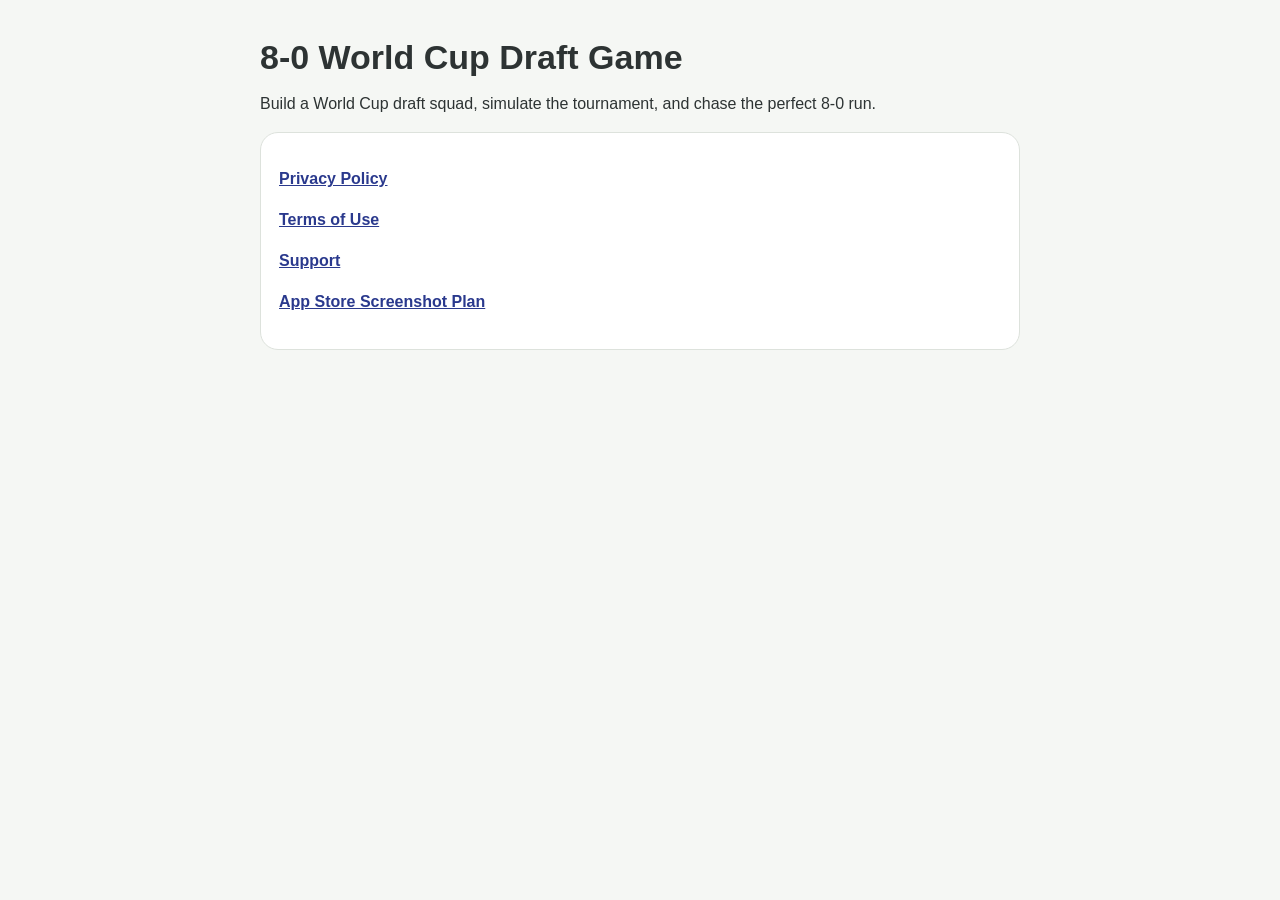
<file: docs/index.html>
<!doctype html>
<html lang="en">
<head>
  <meta charset="utf-8">
  <meta name="viewport" content="width=device-width, initial-scale=1">
  <title>8-0 World Cup Draft Game</title>
  <style>
    body{margin:0;font-family:Arial,Helvetica,sans-serif;line-height:1.55;background:#f5f7f4;color:#2d3333}
    main{max-width:760px;margin:0 auto;padding:40px 20px}
    h1{font-size:34px;line-height:1.05;margin:0 0 12px}
    a{color:#2A398D;font-weight:700}
    .card{background:#fff;border:1px solid #dde2dc;border-radius:18px;padding:18px;margin:16px 0}
  </style>
</head>
<body>
  <main>
    <h1>8-0 World Cup Draft Game</h1>
    <p>Build a World Cup draft squad, simulate the tournament, and chase the perfect 8-0 run.</p>
    <section class="card">
      <p><a href="privacy-policy.html">Privacy Policy</a></p>
      <p><a href="terms.html">Terms of Use</a></p>
      <p><a href="support.html">Support</a></p>
      <p><a href="app-store-screenshots.md">App Store Screenshot Plan</a></p>
    </section>
  </main>
</body>
</html>
</file>
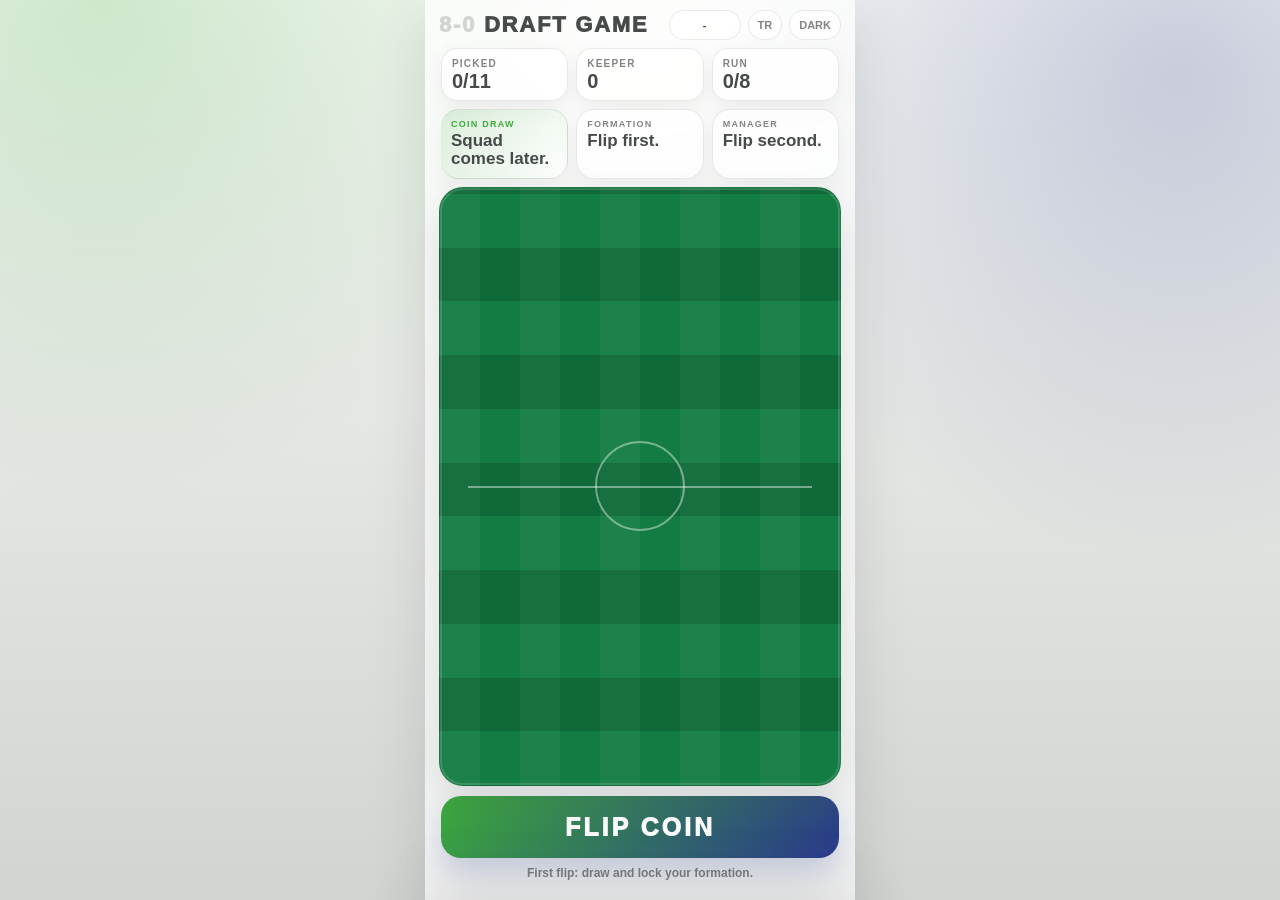
<file: Assets/StreamingAssets/Game/index.html>
﻿<!doctype html>
<html lang="en">
<head>
  <meta charset="utf-8">
  <meta name="viewport" content="width=device-width, initial-scale=1, viewport-fit=cover">
  <meta name="theme-color" content="#3CAC3B">
  <meta name="apple-mobile-web-app-capable" content="yes">
  <meta name="apple-mobile-web-app-title" content="Draft Game">
  <meta name="apple-mobile-web-app-status-bar-style" content="black-translucent">
  <meta name="mobile-web-app-capable" content="yes">
  <meta name="description" content="Build a World Cup draft XI and try to win eight straight matches.">
  <title>8-0 World Cup Draft Game</title>
  <link rel="manifest" href="manifest.webmanifest">
  <link rel="icon" href="assets/app-icon.svg" type="image/svg+xml">
  <link rel="apple-touch-icon" href="assets/world-cup-trophy.png">
  <style>
    :root {
      --bg: #474A4A;
      --panel: #17263a;
      --panel-2: #2A398D;
      --line: rgba(255,255,255,.42);
      --ink: #eff7ff;
      --muted: #8fa8c4;
      --lime: #3CAC3B;
      --amber: #D1D4D1;
      --red: #E61D25;
      --blue: #2A398D;
      --wc-light: #D1D4D1;
      --wc-dark: #474A4A;
      --app-bg:
        radial-gradient(circle at 8% 0%, rgba(60,172,59,.22), transparent 34%),
        radial-gradient(circle at 92% 8%, rgba(42,57,141,.22), transparent 34%),
        linear-gradient(180deg, #F7F8F5, var(--wc-light));
      --surface: rgba(255,255,255,.72);
      --surface-soft: rgba(255,255,255,.74);
      --surface-strong: rgba(255,255,255,.92);
      --text-main: #474A4A;
      --text-muted-soft: rgba(71,74,74,.68);
      --soft-border: rgba(71,74,74,.12);
      --soft-shadow: rgba(71,74,74,.16);
    }
    body.theme-dark {
      --app-bg:
        radial-gradient(circle at 8% 0%, rgba(60,172,59,.2), transparent 34%),
        radial-gradient(circle at 92% 8%, rgba(42,57,141,.32), transparent 34%),
        linear-gradient(180deg, #202525, #474A4A);
      --surface: rgba(34,39,39,.78);
      --surface-soft: rgba(34,39,39,.82);
      --surface-strong: rgba(34,39,39,.94);
      --text-main: #F7F8F5;
      --text-muted-soft: rgba(247,248,245,.68);
      --soft-border: rgba(247,248,245,.13);
      --soft-shadow: rgba(0,0,0,.28);
    }
    * { box-sizing: border-box; }
    body {
      margin: 0;
      min-height: 100vh;
      display: grid;
      place-items: center;
      background: var(--app-bg);
      color: var(--text-main);
      font-family: Arial, Helvetica, sans-serif;
    }
    .phone {
      width: min(430px, 100vw);
      height: 100dvh;
      max-height: 900px;
      display: flex;
      flex-direction: column;
      overflow: hidden;
      background: var(--surface);
      color: var(--text-main);
      backdrop-filter: blur(10px);
      box-shadow: 0 18px 50px var(--soft-shadow);
    }
    header {
      padding: calc(env(safe-area-inset-top) + 10px) 14px 8px;
      display: grid;
      grid-template-columns: minmax(46px, 1fr) auto auto auto;
      align-items: center;
      gap: 7px;
      min-width: 0;
    }
    .brand {
      min-width: 0;
      font-weight: 950;
      letter-spacing: .08em;
      font-size: 22px;
      white-space: nowrap;
      overflow: hidden;
      text-overflow: ellipsis;
    }
    .brand span { color: var(--amber); }
    .brand em {
      font-style: normal;
    }
    .pill, .lang, .theme-toggle {
      min-width: 0;
      border: 1px solid var(--soft-border);
      color: var(--text-muted-soft);
      border-radius: 999px;
      padding: 8px 9px;
      font-size: 11px;
      font-weight: 850;
      background: var(--surface);
    }
    .pill {
      min-width: 72px;
      color: var(--text-main);
      text-align: center;
      white-space: nowrap;
    }
    .lang, .theme-toggle { cursor: pointer; }
    .hud {
      display: grid;
      grid-template-columns: repeat(3, 1fr);
      gap: 8px;
      padding: 0 16px 8px;
    }
    .chip {
      background: var(--surface-soft);
      border: 1px solid var(--soft-border);
      border-radius: 16px;
      padding: 9px 10px;
      box-shadow: 0 8px 20px rgba(71,74,74,.08);
    }
    .chip small {
      display: block;
      color: var(--text-muted-soft);
      font-size: 10px;
      font-weight: 850;
      letter-spacing: .12em;
      text-transform: uppercase;
    }
    .chip b {
      display: block;
      margin-top: 2px;
      font-size: 20px;
      line-height: 1;
      color: var(--text-main);
    }
    .draw {
      margin: 0 16px 8px;
      display: grid;
      grid-template-columns: 1fr 1fr 1fr;
      gap: 8px;
    }
    .draw-card {
      min-height: 58px;
      padding: 9px 10px;
      border-radius: 18px;
      background: var(--surface-soft);
      border: 1px solid var(--soft-border);
      box-shadow: 0 8px 20px rgba(71,74,74,.08);
    }
    .draw-card.primary {
      border-left: 0;
      background: linear-gradient(135deg, rgba(60,172,59,.16), var(--surface-soft));
    }
    .draw-card small {
      display: block;
      color: var(--text-muted-soft);
      font-weight: 900;
      font-size: 9px;
      letter-spacing: .14em;
      text-transform: uppercase;
    }
    .draw-card.primary small { color: var(--lime); }
    .draw-card b {
      display: block;
      margin-top: 3px;
      font-size: 17px;
      line-height: 1.08;
      color: var(--text-main);
    }
    .pitch-wrap {
      flex: 1;
      min-height: 0;
      padding: 0 14px;
      display: flex;
    }
    .pitch {
      position: relative;
      flex: 1;
      border-radius: 24px;
      overflow: hidden;
      border: 1px solid var(--soft-border);
      box-shadow: inset 0 0 0 2px rgba(255,255,255,.14), 0 18px 42px var(--soft-shadow);
      background:
        linear-gradient(90deg, rgba(255,255,255,.04) 50%, transparent 50%) 0 0 / 80px 100%,
        repeating-linear-gradient(0deg, #137c43 0 9%, #0f6938 9% 18%);
    }
    .pitch:before {
      content: "";
      position: absolute;
      left: 7%;
      right: 7%;
      top: 50%;
      border-top: 2px solid var(--line);
    }
    .pitch:after {
      content: "";
      position: absolute;
      width: 86px;
      height: 86px;
      left: 50%;
      top: 50%;
      transform: translate(-50%, -50%);
      border: 2px solid var(--line);
      border-radius: 50%;
    }
    .slot {
      position: absolute;
      transform: translate(-50%, -50%);
      width: 78px;
      text-align: center;
      z-index: 1;
    }
    .slot.choice { cursor: pointer; }
    .slot.choice .disc {
      border-color: #fff;
      box-shadow: 0 0 0 4px rgba(167,240,68,.18), 0 0 24px rgba(167,240,68,.34);
      animation: pulse .9s infinite alternate;
    }
    @keyframes pulse { to { transform: scale(1.08); } }
    .disc {
      width: 44px;
      height: 44px;
      margin: 0 auto;
      display: grid;
      place-items: center;
      border: 2px dashed rgba(255,255,255,.72);
      border-radius: 50%;
      background: rgba(0,0,0,.25);
      font-weight: 950;
      font-size: 12px;
      color: #fff;
    }
    .filled .disc {
      border: 0;
      background: linear-gradient(160deg, var(--lime), #28a84f);
      color: #08200f;
    }
    .name {
      margin-top: 4px;
      min-height: 18px;
      overflow: hidden;
      font-size: 10px;
      font-weight: 850;
      color: #fff;
      text-shadow: none;
      display: inline-flex;
      align-items: center;
      justify-content: center;
      max-width: 76px;
      padding: 2px 6px;
      border-radius: 999px;
      background: rgba(42,57,141,.84);
    }
    .slot:not(.filled) .name { display: none; }
    .action {
      padding: 10px 16px calc(16px + env(safe-area-inset-bottom));
    }
    button {
      font: inherit;
      border: 0;
      cursor: pointer;
    }
    .coin-btn {
      width: 100%;
      height: 62px;
      border-radius: 20px;
      background: linear-gradient(135deg, var(--lime), var(--blue));
      color: #fff;
      font-size: 25px;
      font-weight: 950;
      letter-spacing: .12em;
      box-shadow: 0 14px 30px rgba(42,57,141,.22);
    }
    .coin-btn:disabled {
      opacity: .45;
      box-shadow: none;
    }
    .hint {
      min-height: 18px;
      margin-top: 8px;
      color: var(--text-muted-soft);
      text-align: center;
      font-size: 12px;
      font-weight: 750;
    }
    .sheet {
      position: fixed;
      left: 50%;
      bottom: 0;
      width: min(430px, 100vw);
      max-height: 72dvh;
      transform: translate(-50%, 105%);
      transition: transform .22s ease;
      z-index: 5;
      display: flex;
      flex-direction: column;
      border-radius: 26px 26px 0 0;
      border: 1px solid var(--soft-border);
      background: var(--surface-strong);
      box-shadow: 0 -22px 60px var(--soft-shadow);
      overflow: hidden;
    }
    .sheet.show { transform: translate(-50%, 0); }
    .grab {
      width: 44px;
      height: 4px;
      margin: 10px auto 6px;
      border-radius: 4px;
      background: rgba(71,74,74,.24);
    }
    .sheet-head {
      padding: 4px 16px 12px;
      border-bottom: 1px solid rgba(71,74,74,.1);
    }
    .sheet-head small {
      color: var(--text-muted-soft);
      font-weight: 850;
      letter-spacing: .1em;
      text-transform: uppercase;
    }
    .sheet-head h2 {
      margin: 2px 0 0;
      font-size: 24px;
      color: var(--text-main);
    }
    .players {
      padding: 10px 12px 18px;
      overflow-y: auto;
      display: grid;
      gap: 8px;
    }
    .player {
      width: 100%;
      margin: 0;
      padding: 12px;
      display: grid;
      grid-template-columns: 54px 1fr auto;
      gap: 12px;
      align-items: center;
      color: var(--text-main);
      background: linear-gradient(135deg, rgba(255,255,255,.68), rgba(209,212,209,.26));
      border: 1px solid var(--soft-border);
      border-radius: 18px;
      text-align: left;
      box-shadow: 0 10px 22px rgba(71,74,74,.09);
    }
    body.theme-dark .player {
      background: linear-gradient(135deg, rgba(255,255,255,.08), rgba(209,212,209,.04));
    }
    .player.star {
      border-color: rgba(245,183,45,.64);
      background: linear-gradient(135deg, rgba(245,183,45,.2), var(--surface-soft));
    }
    .player:not(:disabled):active { background: rgba(60,172,59,.12); }
    .player:disabled {
      opacity: .28;
      cursor: not-allowed;
      filter: grayscale(.8);
    }
    .num {
      width: 50px;
      height: 50px;
      display: grid;
      place-items: center;
      border-radius: 16px;
      background: linear-gradient(135deg, var(--lime), var(--blue));
      color: #fff;
      font-weight: 950;
      font-size: 20px;
    }
    .who b { display: block; font-size: 16px; line-height: 1.05; }
    .who b { color: var(--text-main); }
    .who span { color: var(--text-muted-soft); font-size: 12px; font-weight: 750; }
    .tag {
      min-width: 72px;
      padding: 7px 8px;
      display: grid;
      gap: 2px;
      justify-items: end;
      border-radius: 14px;
      background: rgba(42,57,141,.09);
      color: var(--blue);
      font-weight: 950;
      font-size: 12px;
    }
    .tag b {
      font-size: 23px;
      line-height: .9;
      color: var(--lime);
    }
    .tag small {
      color: var(--text-muted-soft);
      font-size: 10px;
      font-weight: 950;
    }
    .player.star .tag b { color: #c99a08; }
    .overlay {
      position: fixed;
      inset: 0;
      z-index: 4;
      display: none;
      background: rgba(0,0,0,.46);
    }
    .overlay.show { display: block; }
    .result {
      position: fixed;
      inset: 0;
      z-index: 10;
      display: none;
      padding: 18px 14px calc(18px + env(safe-area-inset-bottom));
      background: var(--app-bg);
      color: var(--text-main);
      overflow-y: auto;
    }
    .result.show { display: block; }
    .run-top {
      max-width: 620px;
      margin: 0 auto;
      padding: 8px 0 12px;
      border-bottom: 1px solid var(--soft-border);
    }
    .run-kicker {
      margin-top: 4px;
      color: var(--text-muted-soft);
      font-size: 11px;
      font-weight: 950;
      letter-spacing: .22em;
      text-transform: uppercase;
    }
    .run-title {
      margin: 6px 0 14px;
      font-size: 40px;
      line-height: 1;
      font-weight: 950;
      letter-spacing: -.03em;
    }
    .rating-grid {
      display: grid;
      grid-template-columns: repeat(4, 1fr);
      gap: 7px;
    }
    .rating-box {
      background: var(--surface-soft);
      border: 1px solid var(--soft-border);
      border-radius: 14px;
      padding: 9px 8px;
      box-shadow: 0 8px 20px rgba(71,74,74,.08);
    }
    .rating-box small {
      display: block;
      color: var(--text-muted-soft);
      font-size: 9px;
      font-weight: 950;
      letter-spacing: .16em;
    }
    .rating-box b {
      display: block;
      color: var(--lime);
      font-size: 23px;
      line-height: 1;
      margin-top: 2px;
      font-weight: 950;
    }
    .run-board {
      max-width: 620px;
      margin: 16px auto 0;
    }
    .match-card {
      background: var(--surface-strong);
      border: 1px solid var(--soft-border);
      border-radius: 22px;
      box-shadow: 0 16px 38px var(--soft-shadow);
      padding: 16px;
      position: relative;
      overflow: hidden;
    }
    .match-card::before {
      content: "";
      position: absolute;
      inset: 0 0 auto;
      height: 5px;
      background: linear-gradient(90deg, var(--lime), var(--blue), var(--red));
    }
    .match-head {
      display: grid;
      grid-template-columns: 1fr auto;
      gap: 10px;
      align-items: start;
    }
    .phase {
      color: var(--text-muted-soft);
      font-size: 11px;
      font-weight: 950;
      letter-spacing: .2em;
      text-transform: uppercase;
    }
    .opponent {
      display: block;
      margin-top: 5px;
      font-size: 27px;
      line-height: 1;
      font-weight: 950;
    }
    .opp-ratings {
      display: block;
      margin-top: 7px;
      color: var(--text-muted-soft);
      font-size: 10px;
      font-weight: 850;
      letter-spacing: .08em;
    }
    .live-score {
      color: var(--lime);
      font-size: 38px;
      line-height: .9;
      font-weight: 950;
      white-space: nowrap;
    }
    .clock-row {
      margin-top: 13px;
      display: flex;
      align-items: center;
      gap: 10px;
    }
    .clock {
      width: 44px;
      color: var(--text-main);
      font-weight: 950;
      font-size: 14px;
    }
    .bar {
      flex: 1;
      height: 8px;
      background: rgba(71,74,74,.13);
      border-radius: 999px;
      overflow: hidden;
    }
    .bar span {
      display: block;
      width: 0%;
      height: 100%;
      background: linear-gradient(90deg, var(--lime), var(--blue));
      transition: width .1s linear;
    }
    .event-log {
      min-height: 118px;
      margin-top: 8px;
      padding: 8px 0 8px 14px;
      border-left: 4px solid var(--lime);
      border-radius: 16px;
      background: var(--surface);
    }
    .event {
      display: grid;
      grid-template-columns: 44px 24px 1fr;
      align-items: center;
      gap: 8px;
      margin: 8px 0;
      font-size: 13px;
      font-weight: 950;
      text-transform: uppercase;
    }
    .event .minute { color: rgba(71,74,74,.72); }
    .event .ball {
      width: 16px;
      height: 16px;
      display: inline-grid;
      place-items: center;
      border-radius: 50%;
      background: var(--lime);
      color: transparent;
      font-size: 0;
    }
    .event .ball::before {
      content: "";
      width: 7px;
      height: 7px;
      border-radius: 50%;
      background: #fff;
    }
    .event.away .ball { background: var(--red); }
    .event.away .scorer { color: var(--red); }
    .event.card-yellow .ball,
    .event.card-red .ball,
    .event.drama .ball {
      width: 13px;
      height: 16px;
      border-radius: 3px;
    }
    .event.card-yellow .ball { background: #f4b43f; }
    .event.card-red .ball { background: var(--red); }
    .event.drama .ball {
      width: 17px;
      height: 17px;
      border-radius: 50%;
      background: var(--blue);
    }
    .event.card-yellow .ball::before,
    .event.card-red .ball::before,
    .event.drama .ball::before { display: none; }
    .event.card-yellow .scorer { color: #c99a08; }
    .event.card-red .scorer { color: var(--red); }
    .event.drama .scorer { color: var(--blue); }
    .event.pending {
      color: var(--text-muted-soft);
      text-transform: none;
      font-weight: 850;
      display: block;
      max-width: none;
      line-height: 1.35;
      padding-right: 12px;
    }
    .run-list {
      margin-top: 14px;
      display: grid;
      gap: 6px;
    }
    .past-match {
      display: grid;
      grid-template-columns: minmax(0, 1fr) 96px;
      width: 100%;
      gap: 10px;
      align-items: center;
      background: var(--surface);
      border: 1px solid var(--soft-border);
      border-radius: 16px;
      padding: 11px 13px;
      color: var(--text-muted-soft);
      font-size: 12px;
      font-weight: 850;
      text-align: left;
      cursor: pointer;
    }
    .past-match b {
      display: block;
      color: var(--text-main);
      font-size: 17px;
      margin-top: 2px;
    }
    .past-match .past-score {
      color: var(--lime);
      font-size: 23px;
      font-weight: 950;
      justify-self: end;
      width: 96px;
      display: block;
      text-align: right;
      white-space: nowrap;
      line-height: .95;
    }
    .past-score .score-text {
      display: block;
      text-align: right;
    }
    .past-score .pen-text {
      display: block;
      margin-top: 3px;
      color: var(--text-muted-soft);
      font-size: 11px;
      letter-spacing: .08em;
    }
    .past-score.loss { color: var(--red); }
    .past-score.draw { color: #c99a08; }
    .past-score.win { color: var(--lime); }
    .past-details {
      margin: -2px 8px 6px;
      padding: 8px 12px 10px;
      border-left: 3px solid var(--lime);
      border-radius: 0 0 14px 14px;
      background: rgba(255,255,255,.36);
    }
    body.theme-dark .past-details {
      background: rgba(0,0,0,.16);
    }
    .past-details .event {
      min-height: 22px;
      padding: 3px 0;
    }
    .past-details .empty {
      color: var(--text-muted-soft);
      font-size: 12px;
      font-weight: 850;
    }
    .group-table {
      background: var(--surface-strong);
      border: 1px solid var(--soft-border);
      border-radius: 18px;
      padding: 13px;
      box-shadow: 0 12px 30px var(--soft-shadow);
    }
    .group-table h3 {
      margin: 0 0 10px;
      color: var(--text-muted-soft);
      font-size: 11px;
      font-weight: 950;
      letter-spacing: .18em;
      text-transform: uppercase;
    }
    .group-row {
      display: grid;
      grid-template-columns: 24px minmax(0, 1fr) 30px 34px 34px;
      gap: 7px;
      align-items: center;
      padding: 7px 0;
      border-top: 1px solid var(--soft-border);
      font-size: 12px;
      font-weight: 900;
    }
    .group-row:first-of-type { border-top: 0; }
    .group-row span:nth-child(2) {
      overflow: hidden;
      text-overflow: ellipsis;
      white-space: nowrap;
      color: var(--text-main);
    }
    .group-row small {
      color: var(--text-muted-soft);
      font-size: 10px;
      font-weight: 950;
      text-align: right;
    }
    .group-row .pts {
      color: var(--lime);
      font-size: 15px;
    }
    .group-row.ours span:nth-child(2) { color: var(--blue); }
    .tournament-summary {
      display: grid;
      gap: 8px;
      margin: 12px 0;
      text-align: left;
    }
    .summary-line {
      display: grid;
      grid-template-columns: 1fr auto;
      gap: 10px;
      padding: 10px 12px;
      border-radius: 14px;
      background: var(--surface);
      border: 1px solid var(--soft-border);
      color: var(--text-muted-soft);
      font-size: 12px;
      font-weight: 900;
    }
    .summary-line b {
      color: var(--text-main);
      text-align: right;
    }
    .run-actions {
      max-width: 620px;
      margin: 16px auto 0;
      display: flex;
      gap: 10px;
    }
    .secondary {
      width: 100%;
      height: 50px;
      border-radius: 18px;
      background: var(--red);
      border: 0;
      box-shadow: 0 12px 24px rgba(230,29,37,.22);
      color: #fff;
      font-weight: 950;
      letter-spacing: .08em;
    }
    .secondary:disabled {
      opacity: .45;
      cursor: not-allowed;
      box-shadow: none;
    }
    .ghost {
      background: var(--surface);
      color: var(--text-main);
      border: 1px solid var(--soft-border);
      box-shadow: 0 10px 22px rgba(71,74,74,.1);
    }
    .champion-modal {
      position: fixed;
      inset: 0;
      z-index: 20;
      display: none;
      place-items: center;
      padding: 18px;
      background: rgba(20,24,24,.62);
      backdrop-filter: blur(8px);
    }
    .champion-modal.show { display: grid; }
    .champion-card {
      width: min(390px, 100%);
      max-height: calc(100dvh - 36px);
      overflow-y: auto;
      border-radius: 28px;
      padding: 24px;
      background: var(--surface-strong);
      border: 1px solid var(--soft-border);
      color: var(--text-main);
      text-align: center;
      box-shadow: 0 24px 80px rgba(0,0,0,.26);
    }
    .trophy {
      width: 116px;
      height: 116px;
      margin: 4px auto 14px;
      display: grid;
      place-items: center;
      border-radius: 34px;
      background: linear-gradient(135deg, rgba(245,183,45,.2), rgba(42,57,141,.22));
      box-shadow: 0 16px 42px rgba(230,29,37,.18), inset 0 -12px 24px rgba(71,74,74,.16);
      overflow: hidden;
    }
    .trophy img {
      width: 82px;
      height: 104px;
      object-fit: contain;
      filter: drop-shadow(0 10px 14px rgba(71,74,74,.28));
    }
    .champion-modal.lost .trophy {
      background: linear-gradient(135deg, rgba(230,29,37,.18), rgba(42,57,141,.32));
    }
    .champion-card h2 {
      margin: 0;
      font-size: 30px;
      line-height: 1;
      letter-spacing: -.02em;
    }
    .champion-card p {
      margin: 10px auto 18px;
      max-width: 300px;
      color: var(--text-muted-soft);
      font-weight: 750;
      line-height: 1.4;
    }
    .share-preview {
      width: 100%;
      border-radius: 18px;
      overflow: hidden;
      border: 1px solid var(--soft-border);
      background: #101b31;
      margin: 12px 0;
    }
    .share-preview img {
      display: block;
      width: 100%;
      height: auto;
    }
    .share-actions {
      display: grid;
      grid-template-columns: repeat(3, 1fr);
      gap: 8px;
      margin: 10px 0;
    }
    .share-actions button,
    .share-actions a {
      height: 42px;
      display: grid;
      place-items: center;
      border-radius: 14px;
      border: 1px solid var(--soft-border);
      background: var(--surface);
      color: var(--text-main);
      font-weight: 950;
      font-size: 12px;
      text-decoration: none;
    }
    .modal-actions {
      display: flex;
      gap: 10px;
      margin-top: 10px;
    }
    @media (max-width: 390px) {
      header {
        grid-template-columns: minmax(38px, 1fr) auto auto auto;
        padding-left: 12px;
        padding-right: 12px;
        gap: 5px;
      }
      .brand {
        font-size: 18px;
        letter-spacing: .03em;
      }
      .brand em {
        display: none;
      }
      .pill, .lang, .theme-toggle {
        padding: 7px 7px;
        font-size: 10px;
      }
      .pill {
        min-width: 68px;
      }
      .theme-toggle {
        min-width: 46px;
      }
    }
  </style>
</head>
<body>
  <main class="phone">
    <header>
      <div class="brand"><span>8-0</span><em> DRAFT GAME</em></div>
      <div class="pill" id="formationPill">-</div>
      <button class="lang" id="langBtn">TR</button>
      <button class="theme-toggle" id="themeBtn">DARK</button>
    </header>

    <section class="hud">
      <div class="chip"><small data-i18n="picked">Picked</small><b id="pickCount">0/11</b></div>
      <div class="chip"><small data-i18n="keeper">Keeper</small><b id="gkCount">0</b></div>
      <div class="chip"><small data-i18n="run">Run</small><b id="runCount">0/8</b></div>
    </section>

    <section class="draw">
      <div class="draw-card primary">
        <small data-i18n="coinSquad">Coin draw</small>
        <b id="drawTitle">Flip to draw a squad.</b>
      </div>
      <div class="draw-card">
        <small data-i18n="formation">Formation</small>
        <b id="formationTitle">Flip to draw.</b>
      </div>
      <div class="draw-card">
        <small data-i18n="manager">Manager</small>
        <b id="managerTitle">Flip to draw.</b>
      </div>
    </section>

    <section class="pitch-wrap">
      <div class="pitch" id="pitch"></div>
    </section>

    <section class="action">
      <button class="coin-btn" id="coinBtn">FLIP COIN</button>
      <div class="hint" id="hint">Flip the coin to draw formation and World Cup squad.</div>
    </section>
  </main>

  <div class="overlay" id="overlay"></div>
  <section class="sheet" id="sheet">
    <div class="grab"></div>
    <div class="sheet-head">
      <small id="sheetHint">Pick 1 player from this squad</small>
      <h2 id="sheetTitle">-</h2>
    </div>
    <div class="players" id="players"></div>
  </section>

  <section class="result" id="result">
    <div class="run-top">
      <div class="run-kicker" id="runSeed">8-0 World Cup Draft Game</div>
      <div class="run-title" id="finalTitle">Games</div>
      <div class="rating-grid">
        <div class="rating-box"><small>OVR</small><b id="ratingOvr">0</b></div>
        <div class="rating-box"><small>DEF</small><b id="ratingDef">0</b></div>
        <div class="rating-box"><small>MID</small><b id="ratingMid">0</b></div>
        <div class="rating-box"><small>ATT</small><b id="ratingAtt">0</b></div>
      </div>
    </div>
    <div class="run-board">
      <div class="match-card">
        <div class="match-head">
          <div>
            <span class="phase" id="matchPhase">Groups</span>
            <b class="opponent" id="matchOpponent">vs England 2014</b>
            <span class="opp-ratings" id="oppRatings">DEF 80 - MID 78 - ATT 76</span>
          </div>
          <div class="live-score" id="liveScore">0-0</div>
        </div>
        <div class="clock-row">
          <div class="clock" id="matchClock">0'</div>
          <div class="bar"><span id="matchBar"></span></div>
        </div>
        <div class="event-log" id="eventLog">
          <div class="event pending">Waiting for the next key moment...</div>
        </div>
      </div>
      <div class="run-list" id="runList"></div>
    </div>
    <div class="run-actions">
      <button class="secondary" id="nextMatchBtn">NEXT MATCH</button>
      <button class="secondary ghost" id="restartBtn">PLAY AGAIN</button>
    </div>
  </section>

  <section class="champion-modal" id="championModal">
    <div class="champion-card">
      <div class="trophy" aria-hidden="true"><img src="assets/world-cup-trophy.png" alt=""></div>
      <h2 id="championTitle">Congratulations!</h2>
      <p id="championText">You won the World Cup.</p>
      <div class="tournament-summary" id="tournamentSummary"></div>
      <div class="share-preview" id="sharePreview"></div>
      <div class="share-actions">
        <button id="twitterShare">Twitter</button>
        <button id="whatsappShare">WhatsApp</button>
        <button id="instagramShare">Instagram</button>
      </div>
      <div class="modal-actions">
        <button class="secondary ghost" id="closeChampionBtn">CLOSE</button>
        <button class="secondary" id="modalRestartBtn">PLAY AGAIN</button>
      </div>
    </div>
  </section>

  <script src="generated-squads.js"></script>
  <script src="generated-managers.js"></script>
  <script>
    const i18n = {
      en: {
        picked: "Picked",
        keeper: "Keeper",
        run: "Run",
        coinSquad: "Coin draw",
        formation: "Formation",
        manager: "Manager",
        flip: "FLIP COIN",
        nextMatch: "NEXT MATCH",
        restart: "PLAY AGAIN",
        waitingEvent: "Waiting for the next key moment...",
        initialDraw: "Squad comes later.",
        initialFormation: "Flip first.",
        initialManager: "Flip second.",
        initialHint: "First flip: draw and lock your formation.",
        managerHint: "Second flip: draw and lock your manager.",
        squadHint: "Now flip for World Cup squads.",
        sheetHint: "Pick 1 player from this squad",
        closed: "LOCKED",
        placeHint: name => `Place ${name} into an eligible empty slot.`,
        pickedHint: (name, slot) => `${name} placed at ${slot}. Flip again for the next squad.`,
        noSquads: "No eligible players left for the open positions.",
        complete: "XI complete. Simulating the World Cup run.",
        finalTitle: "World Cup Run",
        champion: wins => `Perfect challenge: ${wins}/8. You won every match.`,
        eliminated: (wins, round) => `Run ended after ${round}. Challenge score: ${wins}/8.`,
        groupOut: wins => `Group stage ended with ${wins} wins. You needed at least 2 wins to advance.`,
        roundNames: ["Group match 1", "Group match 2", "Group match 3", "Round of 32", "Round of 16", "Quarter-final", "Semi-final", "Final"]
      },
      tr: {
        picked: "Seçim",
        keeper: "Kaleci",
        run: "Seri",
        coinSquad: "Yazı-tura",
        formation: "Diziliş",
        manager: "Teknik direktör",
        flip: "YAZI-TURA",
        nextMatch: "SIRADAKI MAC",
        restart: "YENİDEN OYNA",
        waitingEvent: "Bir sonraki önemli olay bekleniyor...",
        initialDraw: "Kadro sonra gelecek.",
        initialFormation: "İlk atış.",
        initialManager: "İkinci atış.",
        initialHint: "İlk yazı-tura: dizilişi çek ve kilitle.",
        managerHint: "İkinci yazı-tura: teknik direktörü çek ve kilitle.",
        squadHint: "Şimdi Dünya Kupası kadroları için yazı-tura at.",
        sheetHint: "Bu kadrodan 1 oyuncu seç",
        closed: "KAPALI",
        placeHint: name => `${name} için uygun boş mevki seç.`,
        pickedHint: (name, slot) => `${name} ${slot} mevkiine yerleşti. Sıradaki kadro için para at.`,
        noSquads: "Açık mevkiler için seçilebilir oyuncu kalmadı.",
        complete: "İlk 11 tamamlandı. Dünya Kupası serisi simüle ediliyor.",
        finalTitle: "Dünya Kupası Serisi",
        champion: wins => `Mükemmel challenge: ${wins}/8. Tüm maçları kazandın.`,
        eliminated: (wins, round) => `Seri ${round} sonrası bitti. Challenge skoru: ${wins}/8.`,
        groupOut: wins => `Grup aşaması ${wins} galibiyetle bitti. Çıkmak için en az 2 galibiyet lazımdı.`,
        roundNames: ["Grup maçı 1", "Grup maçı 2", "Grup maçı 3", "Son 32", "Son 16", "Çeyrek final", "Yarı final", "Final"]
      }
    };

    const fallbackSquads = [
      {
        id: "usa-1994",
        country: "USA",
        year: 1994,
        strength: 70,
        players: [
          { name: "Tony Meola", shirt: 1, positions: ["GK"] },
          { name: "Alexi Lalas", shirt: 22, positions: ["CB"] },
          { name: "Marcelo Balboa", shirt: 17, positions: ["CB"] },
          { name: "Paul Caligiuri", shirt: 20, positions: ["LB", "RB"] },
          { name: "Mike Burns", shirt: 2, positions: ["RB"] },
          { name: "Tab Ramos", shirt: 10, positions: ["CM", "AM", "RM"] },
          { name: "John Harkes", shirt: 6, positions: ["CM", "LM"] },
          { name: "Cobi Jones", shirt: 13, positions: ["RM", "RW"] },
          { name: "Earnie Stewart", shirt: 8, positions: ["LM", "LW", "ST"] },
          { name: "Eric Wynalda", shirt: 11, positions: ["ST"] },
          { name: "Roy Wegerle", shirt: 7, positions: ["ST"] }
        ]
      },
      {
        id: "brazil-2002",
        country: "Brazil",
        year: 2002,
        strength: 93,
        players: [
          { name: "Marcos", shirt: 1, positions: ["GK"] },
          { name: "Cafu", shirt: 2, positions: ["RB", "RM", "RW"] },
          { name: "Roberto Carlos", shirt: 6, positions: ["LB", "LM", "LW"] },
          { name: "Lucio", shirt: 3, positions: ["CB"] },
          { name: "Roque Junior", shirt: 4, positions: ["CB"] },
          { name: "Edmilson", shirt: 5, positions: ["CB", "CM"] },
          { name: "Gilberto Silva", shirt: 8, positions: ["CM"] },
          { name: "Kleberson", shirt: 15, positions: ["CM", "RM"] },
          { name: "Rivaldo", shirt: 10, positions: ["LM", "LW", "AM", "ST"] },
          { name: "Ronaldinho", shirt: 11, positions: ["RM", "RW", "AM", "ST"] },
          { name: "Ronaldo", shirt: 9, positions: ["ST"] }
        ]
      },
      {
        id: "france-1998",
        country: "France",
        year: 1998,
        strength: 90,
        players: [
          { name: "Fabien Barthez", shirt: 16, positions: ["GK"] },
          { name: "Lilian Thuram", shirt: 15, positions: ["RB", "CB"] },
          { name: "Bixente Lizarazu", shirt: 3, positions: ["LB"] },
          { name: "Marcel Desailly", shirt: 8, positions: ["CB", "CM"] },
          { name: "Laurent Blanc", shirt: 5, positions: ["CB"] },
          { name: "Didier Deschamps", shirt: 7, positions: ["CM"] },
          { name: "Emmanuel Petit", shirt: 17, positions: ["CM", "LM"] },
          { name: "Christian Karembeu", shirt: 19, positions: ["RM", "CM"] },
          { name: "Zinedine Zidane", shirt: 10, positions: ["CM", "AM"] },
          { name: "Youri Djorkaeff", shirt: 6, positions: ["ST", "AM", "RM"] },
          { name: "Thierry Henry", shirt: 12, positions: ["ST", "LM", "LW"] }
        ]
      }
    ];
    const sourceSquads = Array.isArray(window.WORLD_CUP_SQUADS) && window.WORLD_CUP_SQUADS.length ? window.WORLD_CUP_SQUADS : fallbackSquads;
    const filteredSquads = sourceSquads.filter(squad => Number(squad.year) >= 1970);
    const squads = filteredSquads.length ? filteredSquads : fallbackSquads;

    const formations = [
      { name: "4-4-2", slots: [["GK",50,90],["LB",18,72],["CB",39,76],["CB",61,76],["RB",82,72],["LM",17,47],["CM",40,51],["CM",60,51],["RM",83,47],["ST",40,18],["ST",60,18]] },
      { name: "4-3-3", slots: [["GK",50,90],["LB",18,72],["CB",39,76],["CB",61,76],["RB",82,72],["CM",32,52],["CM",50,55],["CM",68,52],["LW",22,20],["ST",50,15],["RW",78,20]] },
      { name: "4-2-3-1", slots: [["GK",50,90],["LB",18,72],["CB",39,76],["CB",61,76],["RB",82,72],["CM",38,58],["CM",62,58],["LM",20,35],["AM",50,37],["RM",80,35],["ST",50,15]] },
      { name: "3-5-2", slots: [["GK",50,90],["CB",30,75],["CB",50,78],["CB",70,75],["LM",15,50],["CM",35,53],["CM",50,56],["CM",65,53],["RM",85,50],["ST",40,18],["ST",60,18]] },
      { name: "5-3-2", slots: [["GK",50,91],["LB",12,70],["CB",31,77],["CB",50,79],["CB",69,77],["RB",88,70],["CM",35,50],["CM",50,54],["CM",65,50],["ST",40,17],["ST",60,17]] },
      { name: "4-1-4-1", slots: [["GK",50,90],["LB",18,73],["CB",39,77],["CB",61,77],["RB",82,73],["CM",50,58],["LM",17,38],["CM",39,41],["CM",61,41],["RM",83,38],["ST",50,15]] },
      { name: "4-4-1-1", slots: [["GK",50,90],["LB",18,72],["CB",39,76],["CB",61,76],["RB",82,72],["LM",17,46],["CM",40,50],["CM",60,50],["RM",83,46],["AM",50,29],["ST",50,14]] },
      { name: "3-4-3", slots: [["GK",50,90],["CB",32,75],["CB",50,78],["CB",68,75],["LM",16,49],["CM",40,52],["CM",60,52],["RM",84,49],["LW",23,22],["ST",50,15],["RW",77,22]] },
      { name: "4-2-4", slots: [["GK",50,90],["LB",18,73],["CB",39,77],["CB",61,77],["RB",82,73],["CM",40,52],["CM",60,52],["LW",18,22],["ST",42,16],["ST",58,16],["RW",82,22]] },
      { name: "4-5-1", slots: [["GK",50,90],["LB",18,72],["CB",39,76],["CB",61,76],["RB",82,72],["LM",16,44],["CM",35,50],["CM",50,54],["CM",65,50],["RM",84,44],["ST",50,15]] }
    ];

    const fallbackManagers = [
      { name: "Vittorio Pozzo", bonus: 8 },
      { name: "Mario Zagallo", bonus: 8 },
      { name: "Franz Beckenbauer", bonus: 7 },
      { name: "Carlos Alberto Parreira", bonus: 6 },
      { name: "Aime Jacquet", bonus: 6 },
      { name: "Luiz Felipe Scolari", bonus: 7 },
      { name: "Marcello Lippi", bonus: 7 },
      { name: "Vicente del Bosque", bonus: 8 },
      { name: "Joachim Low", bonus: 7 },
      { name: "Didier Deschamps", bonus: 7 }
    ];
    const managers = Array.isArray(window.WORLD_CUP_MANAGERS) && window.WORLD_CUP_MANAGERS.length ? window.WORLD_CUP_MANAGERS : fallbackManagers;

    const fallbackOpponents = [
      { name: "England 2014", def: 76, mid: 78, att: 77, scorers: ["Rooney", "Sturridge", "Gerrard", "Welbeck"] },
      { name: "Turkey 2002", def: 78, mid: 77, att: 79, scorers: ["Hakan Sukur", "Hasan Sas", "Ilhan Mansiz", "Emre"] },
      { name: "Germany 2014", def: 88, mid: 90, att: 86, scorers: ["Muller", "Klose", "Kroos", "Gotze"] },
      { name: "Argentina 2022", def: 84, mid: 86, att: 90, scorers: ["Messi", "Di Maria", "Alvarez", "Mac Allister"] },
      { name: "Spain 2010", def: 87, mid: 92, att: 83, scorers: ["Villa", "Iniesta", "Xavi", "Torres"] },
      { name: "Netherlands 1974", def: 83, mid: 89, att: 91, scorers: ["Cruyff", "Neeskens", "Rep", "Rensenbrink"] },
      { name: "Brazil 2002", def: 84, mid: 87, att: 94, scorers: ["Ronaldo", "Rivaldo", "Ronaldinho", "Cafu"] },
      { name: "France 1998", def: 90, mid: 88, att: 84, scorers: ["Zidane", "Henry", "Djorkaeff", "Petit"] },
      { name: "Italy 2006", def: 92, mid: 84, att: 82, scorers: ["Totti", "Toni", "Del Piero", "Pirlo"] },
      { name: "Croatia 2018", def: 82, mid: 90, att: 81, scorers: ["Modric", "Mandzukic", "Perisic", "Rakitic"] }
    ];
    const opponents = buildOpponentPool();

    function buildOpponentPool() {
      const generated = squads
        .filter(squad => squad.players && squad.players.length >= 11)
        .map(squadToOpponent);
      return generated.length >= 8 ? generated : fallbackOpponents;
    }

    function squadToOpponent(squad) {
      const ratings = squad.ratings || {
        def: squad.strength || 76,
        mid: squad.strength || 76,
        att: squad.strength || 76
      };
      const scorers = squad.players
        .filter(player => player.positions && player.positions.some(pos => ["AM", "LM", "CM", "RM", "LW", "RW", "ST"].includes(pos)))
        .slice(-8)
        .map(player => shortName(player.name));
      return {
        name: `${squad.country} ${squad.year}`,
        def: ratings.def,
        mid: ratings.mid,
        att: ratings.att,
        scorers: scorers.length ? scorers : squad.players.slice(0, 8).map(player => shortName(player.name))
      };
    }

    function squadWeight(squad) {
      const year = Number(squad.year) || 1970;
      if (year >= 2022) return 10;
      if (year >= 2010) return 8;
      if (year >= 2002) return 6;
      if (year >= 1994) return 3;
      return 1;
    }

    function opponentWeight(opponent) {
      const year = Number(String(opponent.name).match(/\d{4}/)?.[0]) || 1970;
      if (year >= 2022) return 10;
      if (year >= 2010) return 8;
      if (year >= 2002) return 6;
      if (year >= 1994) return 3;
      return 1;
    }

    function weightedRandom(items, weightFn) {
      const total = items.reduce((sum, item) => sum + Math.max(.1, weightFn(item)), 0);
      let pick = Math.random() * total;
      for (const item of items) {
        pick -= Math.max(.1, weightFn(item));
        if (pick <= 0) return item;
      }
      return items[items.length - 1];
    }

    function weightedSampleUnique(items, count, weightFn) {
      const pool = [...items];
      const picked = [];
      while (pool.length && picked.length < count) {
        const item = weightedRandom(pool, weightFn);
        picked.push(item);
        pool.splice(pool.indexOf(item), 1);
      }
      return picked;
    }

    let lang = "en";
    let phase;
    let selectedFormation;
    let selectedManager;
    let slots;
    let usedPlayers;
    let currentSquad;
    let pendingPlayer;
    let pendingSquad;
    let runState;
    let matchTimer;
    let theme = "light";
    let currentShareImageUrl = "";
    let currentShareText = "";
    const saveKey = "eightZeroDraftState.v1";
    const shareUrl = "https://emreozmen.github.io/EightZeroDraft/";

    const pitch = document.getElementById("pitch");
    const pickCount = document.getElementById("pickCount");
    const gkCount = document.getElementById("gkCount");
    const runCount = document.getElementById("runCount");
    const drawTitle = document.getElementById("drawTitle");
    const formationTitle = document.getElementById("formationTitle");
    const managerTitle = document.getElementById("managerTitle");
    const formationPill = document.getElementById("formationPill");
    const hint = document.getElementById("hint");
    const coinBtn = document.getElementById("coinBtn");
    const langBtn = document.getElementById("langBtn");
    const themeBtn = document.getElementById("themeBtn");
    const overlay = document.getElementById("overlay");
    const sheet = document.getElementById("sheet");
    const sheetHint = document.getElementById("sheetHint");
    const sheetTitle = document.getElementById("sheetTitle");
    const playersEl = document.getElementById("players");
    const result = document.getElementById("result");
    const runSeed = document.getElementById("runSeed");
    const finalTitle = document.getElementById("finalTitle");
    const ratingOvr = document.getElementById("ratingOvr");
    const ratingDef = document.getElementById("ratingDef");
    const ratingMid = document.getElementById("ratingMid");
    const ratingAtt = document.getElementById("ratingAtt");
    const matchPhase = document.getElementById("matchPhase");
    const matchOpponent = document.getElementById("matchOpponent");
    const oppRatings = document.getElementById("oppRatings");
    const liveScore = document.getElementById("liveScore");
    const matchClock = document.getElementById("matchClock");
    const matchBar = document.getElementById("matchBar");
    const eventLog = document.getElementById("eventLog");
    const runList = document.getElementById("runList");
    const nextMatchBtn = document.getElementById("nextMatchBtn");
    const restartBtn = document.getElementById("restartBtn");
    const championModal = document.getElementById("championModal");
    const championTitle = document.getElementById("championTitle");
    const championText = document.getElementById("championText");
    const sharePreview = document.getElementById("sharePreview");
    const tournamentSummary = document.getElementById("tournamentSummary");
    const twitterShare = document.getElementById("twitterShare");
    const whatsappShare = document.getElementById("whatsappShare");
    const instagramShare = document.getElementById("instagramShare");
    const closeChampionBtn = document.getElementById("closeChampionBtn");
    const modalRestartBtn = document.getElementById("modalRestartBtn");

    function t(key) {
      return i18n[lang][key];
    }

    function applyLanguage() {
      document.documentElement.lang = lang;
      document.querySelectorAll("[data-i18n]").forEach(el => {
        el.textContent = t(el.dataset.i18n);
      });
      coinBtn.textContent = t("flip");
      nextMatchBtn.textContent = t("nextMatch");
      restartBtn.textContent = t("restart");
      sheetHint.textContent = t("sheetHint");
      langBtn.textContent = lang === "en" ? "TR" : "EN";
      themeBtn.textContent = theme === "light" ? "DARK" : "LIGHT";
      if (!currentSquad) drawTitle.textContent = t("initialDraw");
      if (!selectedFormation) formationTitle.textContent = t("initialFormation");
      if (!selectedManager) managerTitle.textContent = t("initialManager");
      if (!filledSlots().length && !currentSquad) hint.textContent = t(phase === "manager" ? "managerHint" : phase === "squad" ? "squadHint" : "initialHint");
    }

    function reset() {
      phase = "formation";
      selectedFormation = null;
      selectedManager = null;
      slots = [];
      usedPlayers = new Set();
      currentSquad = null;
      pendingPlayer = null;
      pendingSquad = null;
      runState = null;
      if (matchTimer) clearInterval(matchTimer);
      drawTitle.textContent = t("initialDraw");
      formationTitle.textContent = t("initialFormation");
      managerTitle.textContent = t("initialManager");
      formationPill.textContent = "-";
      hint.textContent = t("initialHint");
      result.classList.remove("show");
      championModal.classList.remove("show");
      overlay.classList.remove("show");
      sheet.classList.remove("show");
      updateCoinState();
      render();
      applyLanguage();
      saveDraftState();
    }

    function buildSlots(formation) {
      return formation.slots.map((slot, index) => ({
        code: slot[0],
        x: slot[1],
        y: slot[2],
        index,
        player: null
      }));
    }

    function filledSlots() {
      return slots.filter(slot => slot.player);
    }

    function openPositionsFor(player) {
      return player.positions.filter(pos => slots.some(slot => slot.code === pos && !slot.player));
    }

    function matchingOpenSlots(player) {
      return slots.filter(slot => !slot.player && player.positions.includes(slot.code));
    }

    function playerKey(squad, player) {
      return `${squad.id}:${player.name}`;
    }

    function drawCoin() {
      if (phase === "squad" && currentSquad) {
        openSheet(currentSquad);
        updateCoinState();
        return;
      }
      if (pendingPlayer) return;
      coinBtn.disabled = true;
      closeSheet(false);
      clearPending();

      setTimeout(() => {
        if (phase === "formation") {
          selectedFormation = formations[Math.floor(Math.random() * formations.length)];
          slots = buildSlots(selectedFormation);
          formationTitle.textContent = selectedFormation.name;
          formationPill.textContent = selectedFormation.name;
          phase = "manager";
          hint.textContent = t("managerHint");
          updateCoinState();
          render();
          saveDraftState();
          return;
        }

        if (phase === "manager") {
          selectedManager = managers[Math.floor(Math.random() * managers.length)];
          managerTitle.textContent = selectedManager.name;
          phase = "squad";
          hint.textContent = t("squadHint");
          updateCoinState();
          render();
          saveDraftState();
          return;
        }

        currentSquad = findPlayableSquad();
        if (!currentSquad) {
          hint.textContent = t("noSquads");
          updateCoinState();
          return;
        }
        drawTitle.textContent = `${currentSquad.country} ${currentSquad.year}`;
        hint.textContent = lang === "tr" ? "Önce oyuncuyu seç, sonra sahadaki mevkiini seç." : "Pick a player, then choose their exact pitch slot.";
        openSheet(currentSquad);
        render();
        saveDraftState();
      }, 280);
    }

    function findPlayableSquad() {
      const playable = squads.filter(squad =>
        squad.players.some(player => !isPlayerUsed(squad, player) && openPositionsFor(player).length)
      );
      if (!playable.length) return null;
      return weightedRandom(playable, squadWeight);
    }

    function openSheet(squad) {
      sheetTitle.textContent = `${squad.country} ${squad.year}`;
      playersEl.innerHTML = "";
      squad.players.forEach(player => {
        const key = playerKey(squad, player);
        const open = openPositionsFor(player);
        const disabled = isPlayerUsed(squad, player) || open.length === 0;
        const rating = playerRating(squad, player);
        const button = document.createElement("button");
        button.className = `player${rating >= 86 ? " star" : ""}`;
        button.disabled = disabled;
        button.innerHTML = `
          <span class="num">${player.shirt}</span>
          <span class="who"><b>${cleanPlayerName(player.name)}</b><span>${player.positions.join(" / ")}</span></span>
          <span class="tag">${disabled ? t("closed") : `<b>${rating}</b><small>${open.join("/")}</small>`}</span>
        `;
        button.addEventListener("click", () => choosePlayer(squad, player));
        playersEl.appendChild(button);
      });
      overlay.classList.add("show");
      sheet.classList.add("show");
      updateCoinState();
    }

    function closeSheet(allowClose = true) {
      if (!allowClose && currentSquad && !pendingPlayer) return;
      overlay.classList.remove("show");
      sheet.classList.remove("show");
      updateCoinState();
    }

    function choosePlayer(squad, player) {
      if (isPlayerUsed(squad, player)) return;
      pendingPlayer = player;
      pendingSquad = squad;
      closeSheet(true);
      hint.textContent = t("placeHint")(cleanPlayerName(player.name));
      updateCoinState();
      render();
      saveDraftState();
    }

    function placePending(slotIndex) {
      if (!pendingPlayer || !pendingSquad) return;
      const slot = slots.find(item => item.index === slotIndex);
      if (!slot || slot.player || !pendingPlayer.positions.includes(slot.code) || isPlayerUsed(pendingSquad, pendingPlayer)) return;
      slot.player = { ...pendingPlayer, sourceSquad: pendingSquad.id, sourceStrength: pendingSquad.strength };
      usedPlayers.add(playerKey(pendingSquad, pendingPlayer));
      const placedName = cleanPlayerName(pendingPlayer.name);
      const placedCode = slot.code;
      currentSquad = null;
      clearPending();
      updateCoinState();
      render();

      if (filledSlots().length === slots.length) {
        finishDraft();
      } else {
        hint.textContent = t("pickedHint")(placedName, placedCode);
        saveDraftState();
      }
    }

    function clearPending() {
      pendingPlayer = null;
      pendingSquad = null;
    }

    function updateCoinState() {
      coinBtn.disabled = !!pendingPlayer || (phase === "squad" && !!currentSquad);
    }

    function playerNameKey(player) {
      return normalizeToken(cleanPlayerName(player.name));
    }

    function usedPlayerNames() {
      return new Set(filledSlots().map(slot => playerNameKey(slot.player)));
    }

    function isPlayerUsed(squad, player) {
      return usedPlayers.has(playerKey(squad, player)) || usedPlayerNames().has(playerNameKey(player));
    }

    function render() {
      pitch.querySelectorAll(".slot").forEach(el => el.remove());
      slots.forEach(slot => {
        const canPlace = pendingPlayer && !slot.player && pendingPlayer.positions.includes(slot.code);
        const el = document.createElement("div");
        el.className = `slot${slot.player ? " filled" : ""}${canPlace ? " choice" : ""}`;
        el.style.left = `${slot.x}%`;
        el.style.top = `${slot.y}%`;
        el.innerHTML = `
          <div class="disc">${slot.code}</div>
          <div class="name">${slot.player ? shortName(slot.player.name) : ""}</div>
        `;
        if (canPlace) el.addEventListener("click", () => placePending(slot.index));
        pitch.appendChild(el);
      });
      const filled = filledSlots();
      pickCount.textContent = `${filled.length}/11`;
      gkCount.textContent = String(filled.filter(slot => slot.code === "GK").length);
      runCount.textContent = "0/8";
    }

    function playerRating(squad, player) {
      if (Number.isInteger(player.rating)) return player.rating;
      const roleBump = Math.max(...player.positions.map(roleBonus));
      return Math.round((squad.strength || 72) + roleBump);
    }

    function shortName(name) {
      name = cleanPlayerName(name);
      const parts = name.split(" ");
      return parts.length > 1 ? parts[parts.length - 1] : name;
    }

    function cleanPlayerName(name) {
      if (!name) return "";
      const raw = String(name).replace(/\s+/g, " ").trim();
      const upper = raw.toUpperCase();
      const aliasMap = [
        ["VINICIUS JUNIOR", "Vinicius Junior"],
        ["VINI JR", "Vinicius Junior"],
        ["MARQUINHOS", "Marquinhos"],
        ["ALEX SANDRO", "Alex Sandro"],
        ["RAPHINHA", "Raphinha"],
        ["CASEMIRO", "Casemiro"],
        ["LEO PEREIRA", "Leo Pereira"],
        ["LUIZ HENRIQUE", "Luiz Henrique"],
        ["MARTINELLI", "Martinelli"],
        ["FABINHO", "Fabinho"],
        ["PAQUETA", "Paqueta"],
        ["IBANEZ", "Ibanez"]
      ];
      const alias = aliasMap.find(([key]) => upper.includes(key));
      if (alias) return alias[1];

      const cleaned = [];
      raw.split(" ").forEach(token => {
        const previous = cleaned[cleaned.length - 1];
        if (!previous || normalizeToken(previous) !== normalizeToken(token)) {
          cleaned.push(token);
        }
      });
      return cleaned.join(" ");
    }

    function normalizeToken(value) {
      return value.normalize("NFD").replace(/[\u0300-\u036f]/g, "").toLowerCase();
    }

    function finishDraft() {
      hint.textContent = t("complete");
      startRun();
      result.classList.add("show");
    }

    function startRun() {
      const ratings = squadRatings();
      const groups = buildTournamentGroups(ratings);
      runState = {
        ratings,
        wins: 0,
        points: 0,
        current: 0,
        ended: false,
        history: [],
        scorers: {},
        groups,
        schedule: buildSchedule(groups),
        groupStandingsVisible: false
      };
      runSeed.textContent = `8-0 World Cup Draft Game - ${selectedFormation.name} - ${selectedManager.name}`;
      finalTitle.textContent = "Games";
      ratingOvr.textContent = ratings.ovr;
      ratingDef.textContent = ratings.def;
      ratingMid.textContent = ratings.mid;
      ratingAtt.textContent = ratings.att;
      runList.innerHTML = "";
      nextMatchBtn.disabled = false;
      playCurrentMatch();
    }

    function buildSchedule(groups) {
      const phases = t("roundNames");
      const groupOpponents = groups[0].teams.filter(team => !team.ours);
      const knockoutOpponents = [...opponents]
        .filter(opponent => !groupOpponents.some(team => team.name === opponent.name))
        .sort(() => Math.random() - .5);
      return phases.map((phaseName, index) => ({
        phase: phaseName,
        opponent: index < 3 ? groupOpponents[index] : knockoutOpponents[(index - 3) % knockoutOpponents.length],
        knockout: index >= 3
      }));
    }

    function buildTournamentGroups(ratings) {
      const picked = weightedSampleUnique(opponents, 47, opponentWeight);
      const groups = [];
      for (let i = 0; i < 12; i += 1) {
        const name = `Group ${String.fromCharCode(65 + i)}`;
        const teams = i === 0
          ? [{ name: "8-0 XI", ours: true, def: ratings.def, mid: ratings.mid, att: ratings.att }, ...picked.slice(0, 3)]
          : picked.slice(3 + (i - 1) * 4, 3 + i * 4);
        groups.push({
          name,
          teams,
          table: teams.map(team => newStanding(team.name, !!team.ours))
        });
      }
      return groups;
    }

    function newStanding(name, ours = false) {
      return { name, ours, played: 0, wins: 0, draws: 0, losses: 0, gf: 0, ga: 0, gd: 0, pts: 0 };
    }

    function squadRatings() {
      const buckets = {
        def: ["GK", "LB", "CB", "RB"],
        mid: ["LM", "CM", "RM", "AM"],
        att: ["LW", "RW", "ST"]
      };
      const rateSlot = slot => Math.round((slot.player.rating || slot.player.sourceStrength || 72) + roleBonus(slot.code) + (selectedManager ? selectedManager.bonus * .35 : 0));
      const avg = codes => {
        const items = slots.filter(slot => codes.includes(slot.code) && slot.player).map(rateSlot);
        return Math.round(items.reduce((a, b) => a + b, 0) / Math.max(1, items.length));
      };
      const def = avg(buckets.def);
      const mid = avg(buckets.mid);
      const att = avg(buckets.att);
      return { def, mid, att, ovr: Math.round(def * .34 + mid * .33 + att * .33) };
    }

    function roleBonus(code) {
      if (code === "GK" || code === "CB") return 1;
      if (code === "AM" || code === "ST") return 2;
      return 0;
    }

    function playCurrentMatch() {
      if (!runState || runState.ended) return;
      if (matchTimer) clearInterval(matchTimer);
      const item = runState.schedule[runState.current];
      const match = createMatch(item.opponent, runState.current);
      runState.activeMatch = match;
      matchPhase.textContent = item.phase;
      matchOpponent.textContent = `vs ${item.opponent.name}`;
      oppRatings.textContent = `DEF ${item.opponent.def} - MID ${item.opponent.mid} - ATT ${item.opponent.att}`;
      liveScore.textContent = "0-0";
      matchClock.textContent = "0'";
      matchBar.style.width = "0%";
      eventLog.innerHTML = `<div class="event pending">${t("waitingEvent")}</div>`;
      nextMatchBtn.disabled = true;
      animateMatch(match, item);
    }

    function createMatch(opponent, roundIndex) {
      const r = runState.ratings;
      const ourEdge = (r.att - opponent.def) * .055 + (r.mid - opponent.mid) * .03;
      const oppEdge = (opponent.att - r.def) * .055 + (opponent.mid - r.mid) * .03;
      const ourXg = clamp(.95 + ourEdge + roundIndex * .04, .35, 4.1);
      const oppXg = clamp(.85 + oppEdge + roundIndex * .05, .3, 3.9);
      const ourGoals = sampleGoals(ourXg);
      const oppGoals = sampleGoals(oppXg);
      const events = [];
      for (let i = 0; i < ourGoals; i += 1) events.push({ type: "goal", side: "home", minute: goalMinute(), scorer: randomScorer("home") });
      for (let i = 0; i < oppGoals; i += 1) events.push({ type: "goal", side: "away", minute: goalMinute(), scorer: randomItem(opponent.scorers) });
      createCardEvents(events, opponent, ourXg, oppXg);
      createDramaEvents(events, opponent, ourGoals, oppGoals);
      sanitizeEvents(events);
      events.sort((a, b) => a.minute - b.minute);
      return { opponent, events, home: 0, away: 0, eventIndex: 0, currentMinute: 0, ourXg, oppXg, extraPlayed: false, penalties: null };
    }

    function animateMatch(match, scheduleItem, endMinute = 90) {
      matchTimer = setInterval(() => {
        match.currentMinute += 1;
        matchClock.textContent = `${match.currentMinute}'`;
        matchBar.style.width = `${Math.min(100, match.currentMinute / endMinute * 100)}%`;
        while (match.eventIndex < match.events.length && match.events[match.eventIndex].minute <= match.currentMinute) {
          addMatchEvent(match.events[match.eventIndex], match);
          match.eventIndex += 1;
        }
        if (match.currentMinute >= endMinute) {
          clearInterval(matchTimer);
          finishMatch(match, scheduleItem);
        }
      }, 167);
    }

    function addMatchEvent(event, match) {
      if (event.type === "goal") {
        if (event.side === "home") match.home += 1;
        else match.away += 1;
        recordGoal(event.scorer, event.side === "home" ? "8-0 XI" : match.opponent.name);
        liveScore.textContent = `${match.home}-${match.away}`;
      }
      if (eventLog.querySelector(".pending")) eventLog.innerHTML = "";
      const row = document.createElement("div");
      row.className = eventClass(event);
      row.innerHTML = eventHtml(event);
      eventLog.prepend(row);
    }

    function eventClass(event) {
      if (event.type === "yellow") return "event card-yellow";
      if (event.type === "red") return "event card-red";
      if (event.type === "drama") return "event drama";
      return `event ${event.side === "away" ? "away" : ""}`;
    }

    function eventIcon(event) {
      return "";
    }

    function eventHtml(event) {
      const minute = String(event.minute).toUpperCase() === "PEN" ? "PEN" : `${event.minute}'`;
      return `<span class="minute">${minute}</span><span class="ball">${eventIcon(event)}</span><span class="scorer">${cleanPlayerName(event.scorer)}</span>`;
    }

    function finishMatch(match, scheduleItem) {
      const won = match.home > match.away;
      const draw = match.home === match.away;
      if (scheduleItem.knockout && draw && !match.extraPlayed) {
        startExtraTime(match, scheduleItem);
        return;
      }
      if (scheduleItem.knockout && draw && match.extraPlayed) {
        finishPenalties(match, scheduleItem);
        return;
      }
      finalizeMatch(match, scheduleItem, won, draw, `${match.home}-${match.away}`);
    }

    function finalizeMatch(match, scheduleItem, won, draw, scoreText) {
      if (won) runState.wins += 1;
      const groupPoints = runState.current < 3 ? (won ? 3 : draw ? 1 : 0) : null;
      if (groupPoints !== null) runState.points += groupPoints;
      runState.history.push({
        phase: scheduleItem.phase,
        opponent: match.opponent.name,
        score: scoreText,
        won,
        draw,
        points: groupPoints,
        events: match.events.map(event => ({ ...event, scorer: cleanPlayerName(event.scorer) })),
        expanded: false
      });
      const groupDone = runState.current === 2;
      if (runState.current < 3) {
        updateGroupTable("8-0 XI", match.opponent.name, match.home, match.away);
        if (groupDone) {
          simulateTournamentGroups();
          runState.groupStandingsVisible = true;
        }
      }
      renderRunHistory();
      runCount.textContent = `${runState.wins}/8`;

      if (groupDone && runState.points < 4) {
        endRun(lang === "tr" ? "Gruptan çıkamadın." : "Eliminated in the group stage.");
        return;
      }
      if (scheduleItem.knockout && !won) {
        endRun(lang === "tr" ? `${scheduleItem.phase} sonrası elendin.` : `Eliminated after ${scheduleItem.phase}.`);
        return;
      }
      if (runState.current === 7) {
        endRun(won ? (lang === "tr" ? "Dünya Kupası senin." : "World Cup conquered.") : (lang === "tr" ? "Finali kaybettin." : "Final lost."), won);
        return;
      }

      runState.current += 1;
      nextMatchBtn.disabled = false;
    }

    function updateGroupTable(homeName, awayName, homeGoals, awayGoals) {
      const group = runState.groups[0];
      updateGroupTableFor(group, homeName, awayName, homeGoals, awayGoals);
    }

    function applyStanding(team, gf, ga) {
      team.played += 1;
      team.gf += gf;
      team.ga += ga;
      team.gd = team.gf - team.ga;
      if (gf > ga) {
        team.wins += 1;
        team.pts += 3;
      } else if (gf === ga) {
        team.draws += 1;
        team.pts += 1;
      } else {
        team.losses += 1;
      }
    }

    function simulateTournamentGroups() {
      runState.groups.forEach((group, groupIndex) => {
        const teams = groupIndex === 0 ? group.teams.filter(team => !team.ours) : group.teams;
        for (let i = 0; i < teams.length; i += 1) {
          for (let j = i + 1; j < teams.length; j += 1) {
            const score = simulateNeutralScore(teams[i], teams[j]);
            updateGroupTableFor(group, teams[i].name, teams[j].name, score.home, score.away);
            recordSimulatedGoals(teams[i], score.home);
            recordSimulatedGoals(teams[j], score.away);
          }
        }
      });
    }

    function simulateNeutralScore(home, away) {
      const homeAvg = averageOpponent(home);
      const awayAvg = averageOpponent(away);
      const homeGoals = sampleGoals(clamp(1.05 + (homeAvg - awayAvg) * .035, .25, 3.8));
      const awayGoals = sampleGoals(clamp(.95 + (awayAvg - homeAvg) * .035, .25, 3.7));
      return { home: homeGoals, away: awayGoals };
    }

    function updateGroupTableFor(group, homeName, awayName, homeGoals, awayGoals) {
      const home = group.table.find(team => team.name === homeName);
      const away = group.table.find(team => team.name === awayName);
      if (!home || !away) return;
      applyStanding(home, homeGoals, awayGoals);
      applyStanding(away, awayGoals, homeGoals);
    }

    function recordGoal(player, team) {
      player = cleanPlayerName(player);
      const key = `${player}|${team}`;
      const item = runState.scorers[key] || { player, team, goals: 0 };
      item.goals += 1;
      runState.scorers[key] = item;
    }

    function recordSimulatedGoals(team, goals) {
      for (let i = 0; i < goals; i += 1) {
        recordGoal(randomItem(team.scorers || [team.name]), team.name);
      }
    }

    function startExtraTime(match, scheduleItem) {
      match.extraPlayed = true;
      const row = document.createElement("div");
      row.className = "event pending";
      row.textContent = lang === "tr" ? "Uzatmalar başlıyor: 15 + 15." : "Extra time starts: 15 + 15.";
      eventLog.prepend(row);
      matchBar.style.width = "75%";
      addExtraTimeEvents(match);
      animateMatch(match, scheduleItem, 120);
    }

    function addExtraTimeEvents(match) {
      const events = match.events;
      const ourExtraGoals = sampleGoals(match.ourXg * .36);
      const oppExtraGoals = sampleGoals(match.oppXg * .36);
      for (let i = 0; i < ourExtraGoals; i += 1) events.push({ type: "goal", side: "home", minute: extraGoalMinute(), scorer: randomScorer("home") });
      for (let i = 0; i < oppExtraGoals; i += 1) events.push({ type: "goal", side: "away", minute: extraGoalMinute(), scorer: randomItem(match.opponent.scorers) });
      if (Math.random() < .18) events.push({ type: "yellow", side: "home", minute: extraCardMinute(), scorer: randomScorer("home") });
      if (Math.random() < .18) events.push({ type: "yellow", side: "away", minute: extraCardMinute(), scorer: randomItem(match.opponent.scorers) });
      sanitizeEvents(events);
      events.sort((a, b) => a.minute - b.minute);
    }

    function finishPenalties(match, scheduleItem) {
      const pens = penaltyShootout();
      match.penalties = pens;
      const won = pens.home > pens.away;
      const row = document.createElement("div");
      row.className = "event drama";
      const penaltyEvent = { type: "drama", side: won ? "home" : "away", minute: "PEN", scorer: `${won ? "Shootout hero" : "Shootout heartbreak"} ${pens.home}-${pens.away}` };
      row.innerHTML = eventHtml(penaltyEvent);
      eventLog.prepend(row);
      match.events.push(penaltyEvent);
      finalizeMatch(match, scheduleItem, won, false, `${match.home}-${match.away} (${pens.home}-${pens.away}p)`);
    }

    function renderRunHistory() {
      const matches = runState.history.map((item, index) => `
        <div class="past-entry">
          <button class="past-match" type="button" data-match-index="${index}">
            <span><span class="phase">${item.phase}</span><b>vs ${item.opponent}</b></span>
            <span class="past-score ${scoreClass(item)}">${formatScore(item.score)}</span>
          </button>
          ${item.expanded ? renderPastEvents(item) : ""}
        </div>
      `).join("");
      runList.innerHTML = `${runState.groupStandingsVisible ? renderGroupStandings() : ""}${matches}`;
      runList.querySelectorAll("[data-match-index]").forEach(button => {
        button.addEventListener("click", () => {
          const item = runState.history[Number(button.dataset.matchIndex)];
          item.expanded = !item.expanded;
          renderRunHistory();
        });
      });
    }

    function renderPastEvents(item) {
      const events = [...(item.events || [])].sort((a, b) => eventMinuteValue(a) - eventMinuteValue(b));
      if (!events.length) return `<div class="past-details"><div class="empty">${t("waitingEvent")}</div></div>`;
      return `
        <div class="past-details">
          ${events.map(event => `<div class="${eventClass(event)}">${eventHtml(event)}</div>`).join("")}
        </div>
      `;
    }

    function eventMinuteValue(event) {
      return String(event.minute).toUpperCase() === "PEN" ? 130 : Number(event.minute) || 0;
    }

    function renderGroupStandings() {
      const group = runState.groups[0];
      const table = [...group.table].sort((a, b) =>
        b.pts - a.pts ||
        b.gd - a.gd ||
        b.gf - a.gf ||
        a.name.localeCompare(b.name)
      );
      return `
        <section class="group-table">
          <h3>${group.name} standings</h3>
          ${table.map((team, index) => `
            <div class="group-row${team.ours ? " ours" : ""}">
              <small>${index + 1}</small>
              <span>${team.name}</span>
              <small>${team.played}</small>
              <small>${team.gd > 0 ? "+" : ""}${team.gd}</small>
              <small class="pts">${team.pts}</small>
            </div>
          `).join("")}
        </section>
      `;
    }

    function formatScore(score) {
      const match = String(score).match(/^(.+?)\s+\((.+)\)$/);
      if (!match) return `<span class="score-text">${score}</span>`;
      return `<span class="score-text">${match[1]}</span><span class="pen-text">${match[2].toUpperCase()}</span>`;
    }

    function scoreClass(item) {
      if (item.won) return "win";
      if (item.draw) return "draw";
      return "loss";
    }

    function endRun(message, wonCup = false) {
      runState.ended = true;
      runState.wonCup = wonCup;
      nextMatchBtn.disabled = true;
      finalTitle.textContent = recordLabel(runRecord());
      const row = document.createElement("div");
      row.className = "event pending";
      row.textContent = message;
      eventLog.prepend(row);
      showChampionPopup(wonCup);
    }

    function showChampionPopup(wonCup) {
      const record = runRecord();
      const rank = rankTitle(record);
      const title = wonCup ? (lang === "tr" ? "Tebrikler!" : "Congratulations!") : rank.title;
      const text = wonCup ? (lang === "tr" ? "Dünya Kupası'nı kazandın." : "You won the World Cup.") : rank.subtitle;
      championTitle.textContent = title;
      championText.textContent = text;
      championModal.classList.toggle("lost", !wonCup);
      tournamentSummary.innerHTML = renderTournamentSummary();
      const imageUrl = createShareCard();
      currentShareImageUrl = imageUrl;
      sharePreview.innerHTML = `<img src="${imageUrl}" alt="8-0 World Cup Draft result card">`;
      currentShareText = `8-0 World Cup Draft Game: ${recordLabel(record)} W-D-L. ${rank.title}.`;
      twitterShare.onclick = () => shareCard("twitter");
      whatsappShare.onclick = () => shareCard("whatsapp");
      instagramShare.onclick = () => shareCard("instagram");
      championModal.classList.add("show");
    }

    function renderTournamentSummary() {
      const top = topScorer();
      const groupRank = ourGroupRank();
      const best = bestPlayer();
      const hard = hardestOpponent();
      return `
        <div class="summary-line"><span>Format</span><b>48 teams - 12 groups</b></div>
        <div class="summary-line"><span>Group finish</span><b>${groupRank ? `${groupRank}. in Group A` : "-"}</b></div>
        <div class="summary-line"><span>Top scorer</span><b>${top ? `${top.player} (${top.goals})` : "-"}</b></div>
        <div class="summary-line"><span>Best player</span><b>${best ? `${shortName(best.name)} ${best.rating}` : "-"}</b></div>
        <div class="summary-line"><span>Hardest opponent</span><b>${hard || "-"}</b></div>
      `;
    }

    function topScorer() {
      return Object.values(runState.scorers || {})
        .sort((a, b) => b.goals - a.goals || a.player.localeCompare(b.player))[0];
    }

    function bestPlayer() {
      return filledSlots()
        .map(slot => slot.player)
        .sort((a, b) => (b.rating || 0) - (a.rating || 0) || a.name.localeCompare(b.name))[0];
    }

    function hardestOpponent() {
      const item = [...runState.history]
        .sort((a, b) => {
          const aOpp = runState.schedule.find(match => match.opponent.name === a.opponent)?.opponent;
          const bOpp = runState.schedule.find(match => match.opponent.name === b.opponent)?.opponent;
          return (bOpp ? averageOpponent(bOpp) : 0) - (aOpp ? averageOpponent(aOpp) : 0);
        })[0];
      return item?.opponent;
    }

    function ourGroupRank() {
      if (!runState.groups?.[0]) return null;
      const table = [...runState.groups[0].table].sort((a, b) =>
        b.pts - a.pts ||
        b.gd - a.gd ||
        b.gf - a.gf ||
        a.name.localeCompare(b.name)
      );
      const index = table.findIndex(team => team.ours);
      return index >= 0 ? index + 1 : null;
    }

    function createShareCard() {
      const c = document.createElement("canvas");
      c.width = 900;
      c.height = 1400;
      const x = c.getContext("2d");
      x.fillStyle = "#0d1830";
      x.fillRect(0, 0, c.width, c.height);
      const grd = x.createRadialGradient(450, 120, 20, 450, 120, 700);
      grd.addColorStop(0, "rgba(42,57,141,.55)");
      grd.addColorStop(1, "rgba(13,24,48,0)");
      x.fillStyle = grd;
      x.fillRect(0, 0, c.width, c.height);

      x.textAlign = "center";
      x.fillStyle = "#FFD84D";
      x.font = "900 42px Arial";
      x.fillText("8 - 0", 450, 90);
      x.fillStyle = "#D1D4D1";
      x.font = "900 24px Arial";
      x.fillText("WORLD CUP DRAFT", 450, 125);

      x.fillStyle = "#8d98ad";
      x.font = "900 22px Arial";
      x.fillText("TOURNAMENT END - 8 MATCHES", 450, 230);
      x.fillStyle = "#FFD84D";
      x.font = "900 118px Arial";
      const record = runRecord();
      x.fillText(recordLabel(record), 450, 360);

      const rank = rankTitle(record);
      x.fillStyle = runState.wonCup ? "#A7F044" : "#E61D25";
      x.font = "900 42px Arial";
      x.fillText(rank.title.toUpperCase(), 450, 430);
      x.fillStyle = "#D1D4D1";
      x.font = "800 24px Arial";
      x.fillText(rank.subtitle, 450, 468);

      const top = topScorer();
      const best = bestPlayer();
      x.fillStyle = "#8d98ad";
      x.font = "900 22px Arial";
      x.fillText("TOP SCORER", 450, 520);
      x.fillStyle = "#D1D4D1";
      x.font = "900 28px Arial";
      x.fillText(top ? `${top.player.toUpperCase()} - ${top.goals} GOALS` : "-", 450, 552);
      x.fillStyle = "#8d98ad";
      x.font = "900 22px Arial";
      x.fillText("BEST PLAYER", 450, 588);
      x.fillStyle = "#D1D4D1";
      x.font = "900 26px Arial";
      x.fillText(best ? `${shortName(best.name).toUpperCase()} - ${best.rating}` : "-", 450, 620);

      const ratings = runState.ratings;
      x.fillStyle = "#D1D4D1";
      x.font = "900 24px Arial";
      x.fillText("TEAM RATING", 450, 670);
      x.fillStyle = "#A7F044";
      x.font = "900 52px Arial";
      x.fillText(`DEF ${ratings.def}  MID ${ratings.mid}  ATT ${ratings.att}`, 450, 728);
      x.fillStyle = "#FFD84D";
      x.font = "900 22px Arial";
      x.fillText(`${selectedFormation.name} - MANAGER: ${selectedManager.name.toUpperCase()}`, 450, 770);

      x.strokeStyle = "rgba(209,212,209,.16)";
      x.beginPath();
      x.moveTo(90, 805);
      x.lineTo(810, 805);
      x.stroke();

      x.textAlign = "left";
      x.fillStyle = "#8d98ad";
      x.font = "900 24px Arial";
      x.fillText("SQUAD", 90, 858);
      const leftX = 90;
      const rightX = 465;
      const startY = 892;
      const rowH = 42;
      slots.forEach((slot, i) => {
        const colX = i < 6 ? leftX : rightX;
        const row = i < 6 ? i : i - 6;
        const y = startY + row * rowH;
        drawRosterRow(x, colX, y, slot);
      });

      x.textAlign = "center";
      x.fillStyle = "#4d5c77";
      x.font = "900 22px Arial";
      x.fillText("8-0 WORLD CUP DRAFT GAME", 450, 1340);
      return c.toDataURL("image/png");
    }

    function drawRosterRow(x, px, py, slot) {
      const w = 345;
      x.fillStyle = "rgba(255,255,255,.055)";
      roundRect(x, px, py, w, 34, 8);
      x.fill();
      x.fillStyle = "#3CAC3B";
      roundRect(x, px + 8, py + 7, 48, 20, 6);
      x.fill();
      x.fillStyle = "#08200f";
      x.textAlign = "center";
      x.font = "900 14px Arial";
      x.fillText(slot.code, px + 32, py + 22);
      x.fillStyle = "#D1D4D1";
      x.textAlign = "left";
      x.font = "900 20px Arial";
      x.fillText(shortName(slot.player.name), px + 70, py + 24);
    }

    function roundRect(ctx, x, y, w, h, r) {
      ctx.beginPath();
      ctx.moveTo(x + r, y);
      ctx.arcTo(x + w, y, x + w, y + h, r);
      ctx.arcTo(x + w, y + h, x, y + h, r);
      ctx.arcTo(x, y + h, x, y, r);
      ctx.arcTo(x, y, x + w, y, r);
      ctx.closePath();
    }

    function runRecord() {
      const played = runState.history.length;
      const draws = runState.history.filter(item => item.draw).length;
      const losses = runState.history.filter(item => !item.won && !item.draw).length;
      return { wins: runState.wins, draws, losses, played };
    }

    function recordLabel(record) {
      return `${record.wins}-${record.draws}-${record.losses}`;
    }

    function saveDraftState() {
      if (!phase || runState?.ended) return;
      const payload = {
        phase,
        lang,
        theme,
        selectedFormation: selectedFormation?.name || null,
        selectedManager: selectedManager ? { id: selectedManager.id || null, name: selectedManager.name, bonus: selectedManager.bonus } : null,
        currentSquad: currentSquad?.id || null,
        slots,
        usedPlayers: [...usedPlayers]
      };
      localStorage.setItem(saveKey, JSON.stringify(payload));
    }

    function restoreDraftState() {
      try {
        const raw = localStorage.getItem(saveKey);
        if (!raw) return false;
        const payload = JSON.parse(raw);
        const formation = formations.find(item => item.name === payload.selectedFormation);

        phase = payload.phase || "formation";
        lang = payload.lang === "tr" ? "tr" : "en";
        theme = payload.theme === "dark" ? "dark" : "light";
        selectedFormation = formation || null;
        selectedManager = payload.selectedManager || null;
        slots = Array.isArray(payload.slots)
          ? payload.slots.map((slot, index) => ({ ...slot, index }))
          : (selectedFormation ? buildSlots(selectedFormation) : []);
        usedPlayers = new Set(Array.isArray(payload.usedPlayers) ? payload.usedPlayers : []);
        currentSquad = payload.currentSquad ? squads.find(squad => squad.id === payload.currentSquad) || null : null;
        pendingPlayer = null;
        pendingSquad = null;
        runState = null;

        document.body.classList.toggle("theme-dark", theme === "dark");
        drawTitle.textContent = currentSquad ? `${currentSquad.country} ${currentSquad.year}` : t("initialDraw");
        formationTitle.textContent = selectedFormation ? selectedFormation.name : t("initialFormation");
        formationPill.textContent = selectedFormation ? selectedFormation.name : "-";
        managerTitle.textContent = selectedManager ? selectedManager.name : t("initialManager");
        hint.textContent = currentSquad
          ? (lang === "tr" ? "Bu kadrodan bir oyuncu seçmeden yeni yazı-tura atamazsın." : "Pick from this squad before flipping again.")
          : t(phase === "manager" ? "managerHint" : phase === "squad" ? "squadHint" : "initialHint");
        result.classList.remove("show");
        championModal.classList.remove("show");
        render();
        applyLanguage();
        if (currentSquad) openSheet(currentSquad);
        updateCoinState();
        return true;
      } catch (error) {
        localStorage.removeItem(saveKey);
        return false;
      }
    }

    function rankTitle(record) {
      const last = runState?.history?.[runState.history.length - 1];
      if (runState?.wonCup) return { title: "World Champion", subtitle: "Congratulations, you won the World Cup." };
      if (last?.phase === t("roundNames")[7]) return { title: "World Runner-up", subtitle: "You lost the final. Try again." };
      if (last?.phase === t("roundNames")[6]) return { title: "World Third Place", subtitle: "A deep run, but the cup escaped." };
      if (record.wins >= 4) return { title: "Knockout Run", subtitle: "Close, but not enough. Try again." };
      return { title: "Group Exit", subtitle: "Try again." };
    }

    async function shareCard(platform) {
      if (!currentShareImageUrl) return;
      const encodedText = encodeURIComponent(currentShareText);
      const encodedUrl = encodeURIComponent(shareUrl);
      const file = await dataUrlToFile(currentShareImageUrl, "8-0-world-cup-draft-card.png");
      if (navigator.canShare && navigator.canShare({ files: [file] }) && navigator.share) {
        try {
          await navigator.share({
            title: "8-0 World Cup Draft Game",
            text: `${currentShareText} ${shareUrl}`,
            url: shareUrl,
            files: [file]
          });
          return;
        } catch (error) {
          if (error && error.name === "AbortError") return;
        }
      }

      if (platform === "twitter") {
        openExternalUrl(`twitter://post?message=${encodedText}%20${encodedUrl}`, `https://twitter.com/intent/tweet?text=${encodedText}&url=${encodedUrl}`);
        return;
      }
      if (platform === "whatsapp") {
        openExternalUrl(`whatsapp://send?text=${encodedText}%20${encodedUrl}`, `https://api.whatsapp.com/send?text=${encodedText}%20${encodedUrl}`);
        return;
      }

      downloadShareCard(currentShareImageUrl, platform);
      alert("Share card downloaded. Post the image to Instagram.");
    }

    function openExternalUrl(url, fallback) {
      const bridge = window.webkit?.messageHandlers?.eightZeroNative;
      if (bridge) {
        bridge.postMessage({ type: "openUrl", url, fallback });
        return;
      }

      window.location.href = url;
      if (fallback) {
        setTimeout(() => {
          window.open(fallback, "_blank", "noopener,noreferrer");
        }, 650);
      }
    }

    async function dataUrlToFile(dataUrl, filename) {
      const response = await fetch(dataUrl);
      const blob = await response.blob();
      return new File([blob], filename, { type: "image/png" });
    }

    function downloadShareCard(imageUrl, platform = "instagram") {
      const a = document.createElement("a");
      a.href = imageUrl;
      a.download = "8-0-world-cup-draft-card.png";
      a.click();
      if (platform === "instagram") {
        alert("Share card downloaded. You can post it to Instagram.");
      }
    }

    function createCardEvents(events, opponent, ourXg, oppXg) {
      const ourYellowCount = Math.random() < .55 ? 1 : 0;
      const oppYellowCount = Math.random() < .55 ? 1 : 0;
      for (let i = 0; i < ourYellowCount; i += 1) {
        events.push({ type: "yellow", side: "home", minute: cardMinute(), scorer: randomScorer("home") });
      }
      for (let i = 0; i < oppYellowCount; i += 1) {
        events.push({ type: "yellow", side: "away", minute: cardMinute(), scorer: randomItem(opponent.scorers) });
      }

      const ourRed = Math.random() < clamp(.05 + oppXg * .025, .04, .16);
      const oppRed = Math.random() < clamp(.05 + ourXg * .025, .04, .16);
      if (ourRed) {
        const minute = 25 + Math.floor(Math.random() * 50);
        events.push({ type: "red", side: "home", minute, scorer: randomScorer("home") });
        maybeAddPenaltyGoal(events, "away", minute, randomItem(opponent.scorers));
      }
      if (oppRed) {
        const minute = 25 + Math.floor(Math.random() * 50);
        events.push({ type: "red", side: "away", minute, scorer: randomItem(opponent.scorers) });
        maybeAddPenaltyGoal(events, "home", minute, randomScorer("home"));
      }
    }

    function createDramaEvents(events, opponent, ourGoals, oppGoals) {
      if (Math.random() < .24) {
        events.push({ type: "drama", side: "home", minute: 18 + Math.floor(Math.random() * 48), scorer: "VAR check - no goal" });
      }
      if (Math.random() < .18) {
        const side = Math.random() < .55 ? "home" : "away";
        events.push({
          type: "drama",
          side,
          minute: 25 + Math.floor(Math.random() * 50),
          scorer: side === "home" ? `${shortName(randomScorer("home"))} penalty missed` : `${randomItem(opponent.scorers)} penalty missed`
        });
      }
      if (ourGoals !== oppGoals && Math.random() < .34) {
        events.push({
          type: "drama",
          side: ourGoals > oppGoals ? "home" : "away",
          minute: 82 + Math.floor(Math.random() * 8),
          scorer: ourGoals > oppGoals ? "Late pressure survived" : "Last chance saved"
        });
      }
    }

    function sanitizeEvents(events) {
      events.sort((a, b) => a.minute - b.minute);
      const sentOff = new Set();
      for (let i = 0; i < events.length; i += 1) {
        const event = events[i];
        const key = `${event.side}:${event.scorer}`;
        if (sentOff.has(key)) {
          events.splice(i, 1);
          i -= 1;
          continue;
        }
        if (event.type === "red") sentOff.add(key);
      }
    }

    function maybeAddPenaltyGoal(events, side, minute, scorer) {
      if (Math.random() < .35) {
        events.push({ type: "goal", side, minute: Math.min(89, minute + 2 + Math.floor(Math.random() * 8)), scorer });
      }
    }

    function sampleGoals(xg) {
      let goals = 0;
      let bank = xg;
      while (bank > 0) {
        const chance = Math.min(.78, bank);
        if (Math.random() < chance) goals += 1;
        bank -= 1;
      }
      if (goals === 0 && xg > .85 && Math.random() < .22) goals = 1;
      return Math.min(6, goals);
    }

    function goalMinute() {
      return 4 + Math.floor(Math.random() * 86);
    }

    function cardMinute() {
      return 12 + Math.floor(Math.random() * 74);
    }

    function extraGoalMinute() {
      return 92 + Math.floor(Math.random() * 28);
    }

    function extraCardMinute() {
      return 92 + Math.floor(Math.random() * 27);
    }

    function penaltyShootout() {
      let home = 3 + Math.floor(Math.random() * 3);
      let away = 3 + Math.floor(Math.random() * 3);
      const edge = runState.ratings.ovr - (runState.activeMatch ? averageOpponent(runState.activeMatch.opponent) : 80);
      if (home === away) {
        if (Math.random() < clamp(.5 + edge / 80, .25, .75)) home += 1;
        else away += 1;
      }
      return { home, away };
    }

    function averageOpponent(opponent) {
      return Math.round((opponent.def + opponent.mid + opponent.att) / 3);
    }

    function randomScorer(side) {
      const attackingCodes = side === "home" ? ["ST", "LW", "RW", "AM", "LM", "RM", "CM"] : [];
      const pool = slots.filter(slot => slot.player && attackingCodes.includes(slot.code)).map(slot => slot.player.name);
      return randomItem(pool.length ? pool : filledSlots().map(slot => slot.player.name));
    }

    function randomItem(items) {
      return items[Math.floor(Math.random() * items.length)];
    }

    function clamp(value, min, max) {
      return Math.max(min, Math.min(max, value));
    }

    coinBtn.addEventListener("click", drawCoin);
    overlay.addEventListener("click", () => closeSheet(false));
    nextMatchBtn.addEventListener("click", playCurrentMatch);
    restartBtn.addEventListener("click", reset);
    modalRestartBtn.addEventListener("click", reset);
    closeChampionBtn.addEventListener("click", () => championModal.classList.remove("show"));
    langBtn.addEventListener("click", () => {
      lang = lang === "en" ? "tr" : "en";
      applyLanguage();
      render();
      saveDraftState();
    });
    themeBtn.addEventListener("click", () => {
      theme = theme === "light" ? "dark" : "light";
      document.body.classList.toggle("theme-dark", theme === "dark");
      applyLanguage();
      saveDraftState();
    });
    if (!restoreDraftState()) reset();
    if ("serviceWorker" in navigator) {
      window.addEventListener("load", () => {
        navigator.serviceWorker.register("./sw.js").catch(() => {});
      });
    }
  </script>
</body>
</html>
</file>
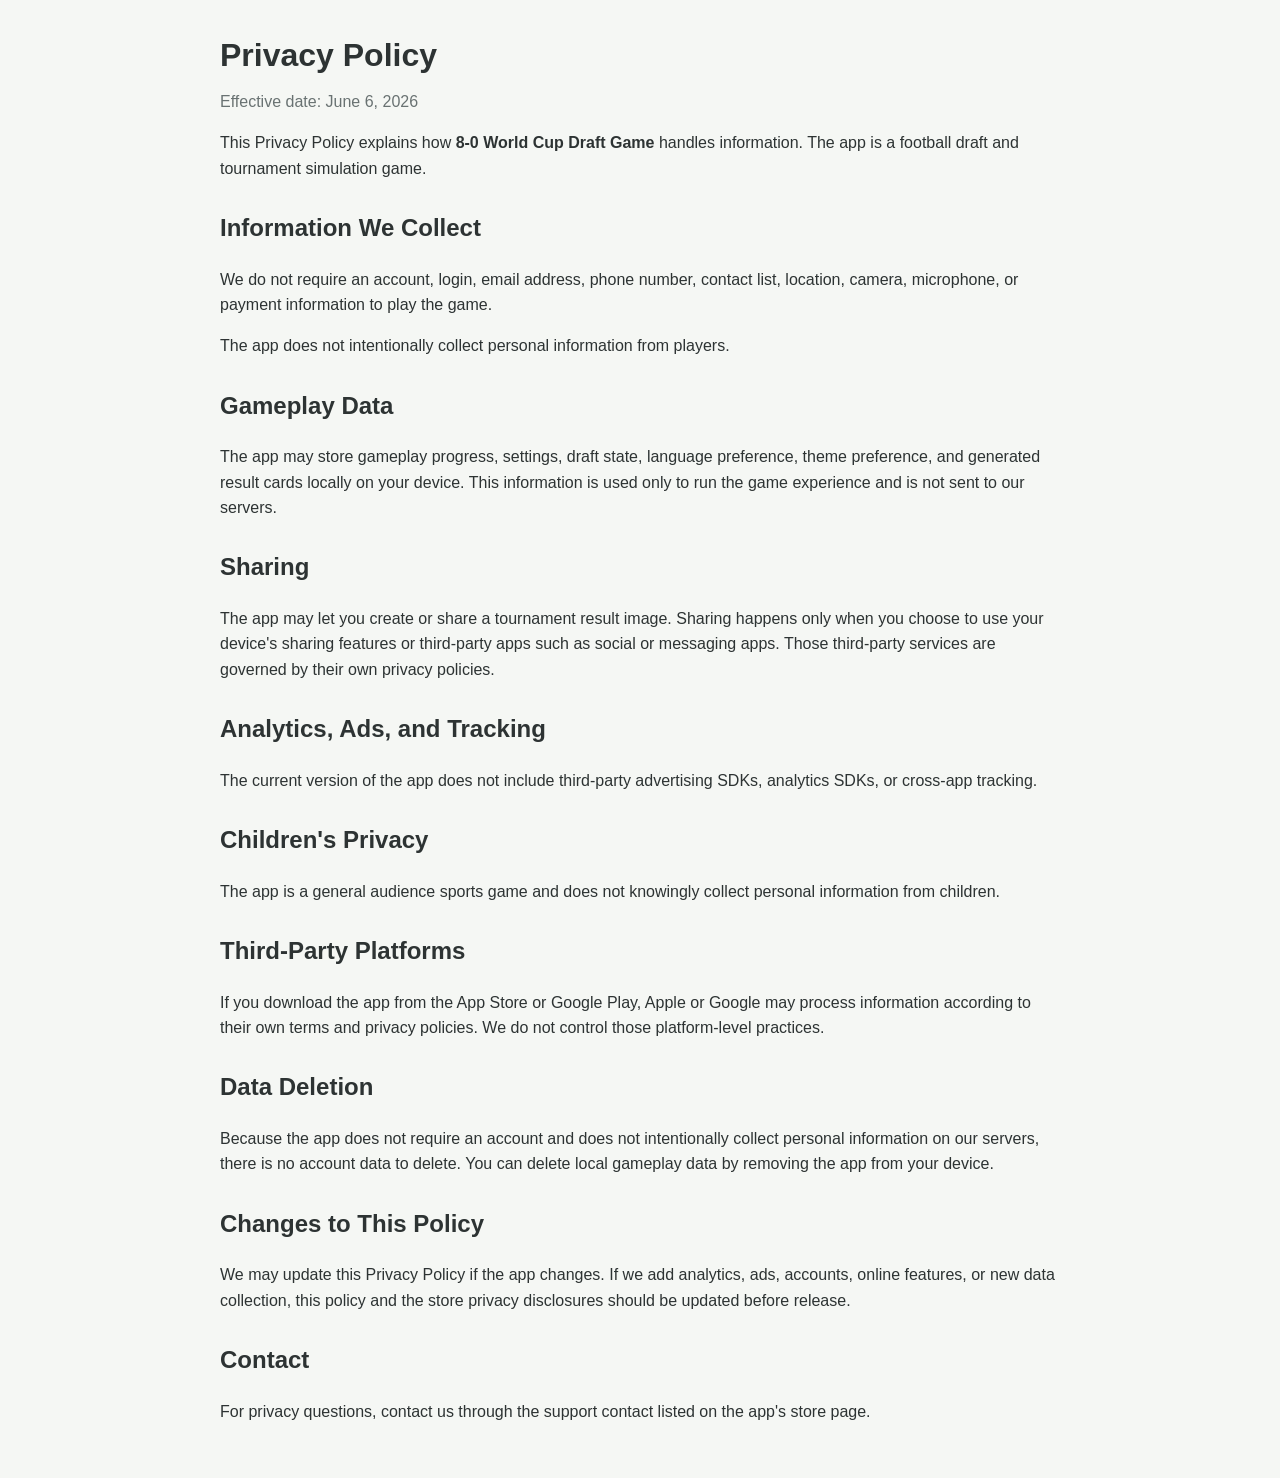
<file: docs/privacy-policy.html>
<!doctype html>
<html lang="en">
<head>
  <meta charset="utf-8">
  <meta name="viewport" content="width=device-width, initial-scale=1">
  <title>Privacy Policy - 8-0 World Cup Draft Game</title>
  <style>
    body{margin:0;font-family:Arial,Helvetica,sans-serif;line-height:1.58;background:#f5f7f4;color:#2d3333}
    main{max-width:840px;margin:0 auto;padding:38px 20px}
    h1{font-size:32px;line-height:1.1;margin:0 0 8px}
    h2{margin-top:28px}
    a{color:#2A398D;font-weight:700}
    .muted{color:#697272}
  </style>
</head>
<body>
  <main>
    <h1>Privacy Policy</h1>
    <p class="muted">Effective date: June 6, 2026</p>

    <p>This Privacy Policy explains how <strong>8-0 World Cup Draft Game</strong> handles information. The app is a football draft and tournament simulation game.</p>

    <h2>Information We Collect</h2>
    <p>We do not require an account, login, email address, phone number, contact list, location, camera, microphone, or payment information to play the game.</p>
    <p>The app does not intentionally collect personal information from players.</p>

    <h2>Gameplay Data</h2>
    <p>The app may store gameplay progress, settings, draft state, language preference, theme preference, and generated result cards locally on your device. This information is used only to run the game experience and is not sent to our servers.</p>

    <h2>Sharing</h2>
    <p>The app may let you create or share a tournament result image. Sharing happens only when you choose to use your device's sharing features or third-party apps such as social or messaging apps. Those third-party services are governed by their own privacy policies.</p>

    <h2>Analytics, Ads, and Tracking</h2>
    <p>The current version of the app does not include third-party advertising SDKs, analytics SDKs, or cross-app tracking.</p>

    <h2>Children's Privacy</h2>
    <p>The app is a general audience sports game and does not knowingly collect personal information from children.</p>

    <h2>Third-Party Platforms</h2>
    <p>If you download the app from the App Store or Google Play, Apple or Google may process information according to their own terms and privacy policies. We do not control those platform-level practices.</p>

    <h2>Data Deletion</h2>
    <p>Because the app does not require an account and does not intentionally collect personal information on our servers, there is no account data to delete. You can delete local gameplay data by removing the app from your device.</p>

    <h2>Changes to This Policy</h2>
    <p>We may update this Privacy Policy if the app changes. If we add analytics, ads, accounts, online features, or new data collection, this policy and the store privacy disclosures should be updated before release.</p>

    <h2>Contact</h2>
    <p>For privacy questions, contact us through the support contact listed on the app's store page.</p>
  </main>
</body>
</html>
</file>
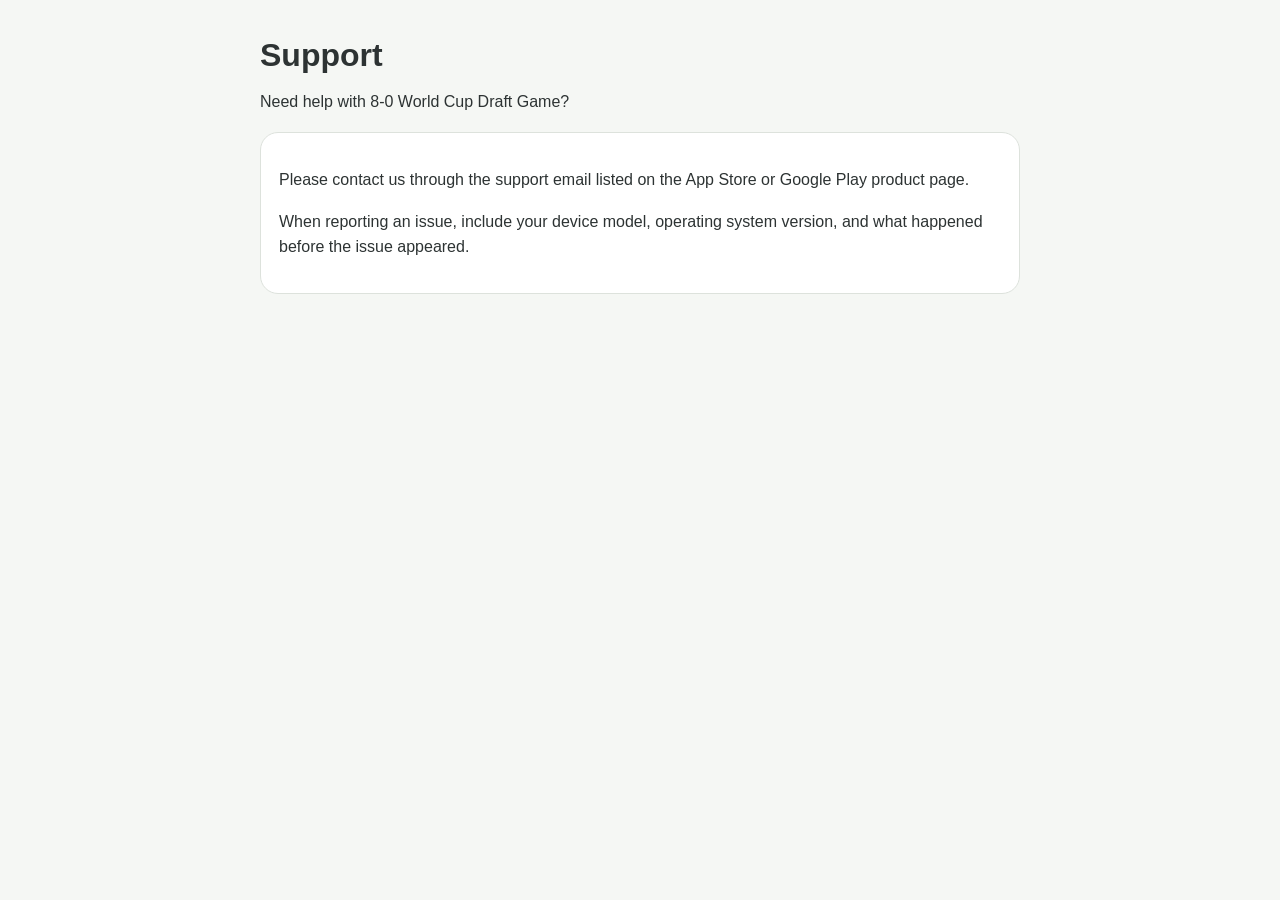
<file: docs/support.html>
<!doctype html>
<html lang="en">
<head>
  <meta charset="utf-8">
  <meta name="viewport" content="width=device-width, initial-scale=1">
  <title>Support - 8-0 World Cup Draft Game</title>
  <style>
    body{margin:0;font-family:Arial,Helvetica,sans-serif;line-height:1.58;background:#f5f7f4;color:#2d3333}
    main{max-width:760px;margin:0 auto;padding:38px 20px}
    h1{font-size:32px;line-height:1.1;margin:0 0 8px}
    .card{background:#fff;border:1px solid #dde2dc;border-radius:18px;padding:18px;margin-top:18px}
  </style>
</head>
<body>
  <main>
    <h1>Support</h1>
    <p>Need help with 8-0 World Cup Draft Game?</p>
    <section class="card">
      <p>Please contact us through the support email listed on the App Store or Google Play product page.</p>
      <p>When reporting an issue, include your device model, operating system version, and what happened before the issue appeared.</p>
    </section>
  </main>
</body>
</html>
</file>
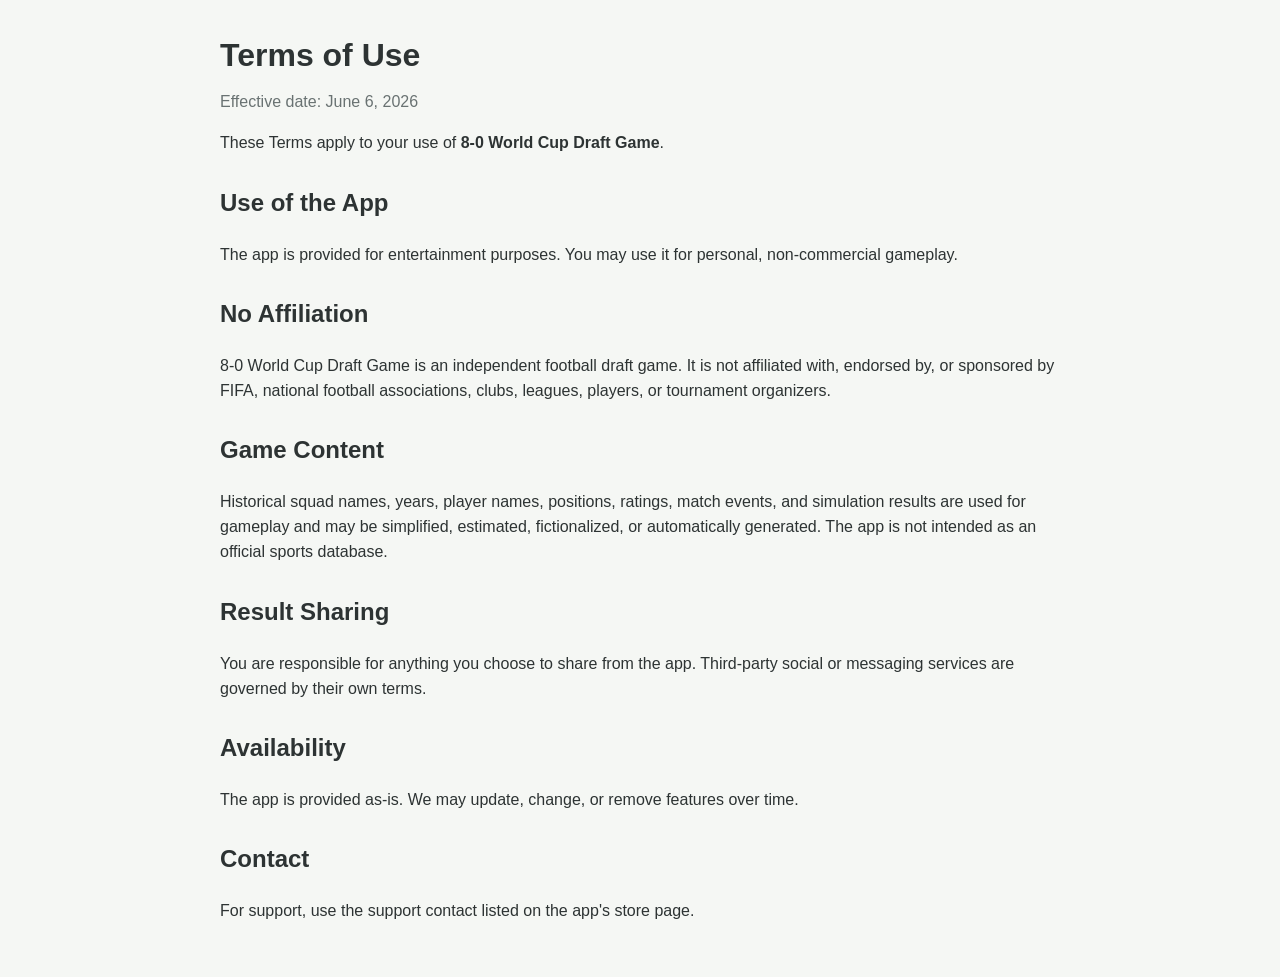
<file: docs/terms.html>
<!doctype html>
<html lang="en">
<head>
  <meta charset="utf-8">
  <meta name="viewport" content="width=device-width, initial-scale=1">
  <title>Terms of Use - 8-0 World Cup Draft Game</title>
  <style>
    body{margin:0;font-family:Arial,Helvetica,sans-serif;line-height:1.58;background:#f5f7f4;color:#2d3333}
    main{max-width:840px;margin:0 auto;padding:38px 20px}
    h1{font-size:32px;line-height:1.1;margin:0 0 8px}
    h2{margin-top:28px}
    .muted{color:#697272}
  </style>
</head>
<body>
  <main>
    <h1>Terms of Use</h1>
    <p class="muted">Effective date: June 6, 2026</p>

    <p>These Terms apply to your use of <strong>8-0 World Cup Draft Game</strong>.</p>

    <h2>Use of the App</h2>
    <p>The app is provided for entertainment purposes. You may use it for personal, non-commercial gameplay.</p>

    <h2>No Affiliation</h2>
    <p>8-0 World Cup Draft Game is an independent football draft game. It is not affiliated with, endorsed by, or sponsored by FIFA, national football associations, clubs, leagues, players, or tournament organizers.</p>

    <h2>Game Content</h2>
    <p>Historical squad names, years, player names, positions, ratings, match events, and simulation results are used for gameplay and may be simplified, estimated, fictionalized, or automatically generated. The app is not intended as an official sports database.</p>

    <h2>Result Sharing</h2>
    <p>You are responsible for anything you choose to share from the app. Third-party social or messaging services are governed by their own terms.</p>

    <h2>Availability</h2>
    <p>The app is provided as-is. We may update, change, or remove features over time.</p>

    <h2>Contact</h2>
    <p>For support, use the support contact listed on the app's store page.</p>
  </main>
</body>
</html>
</file>
